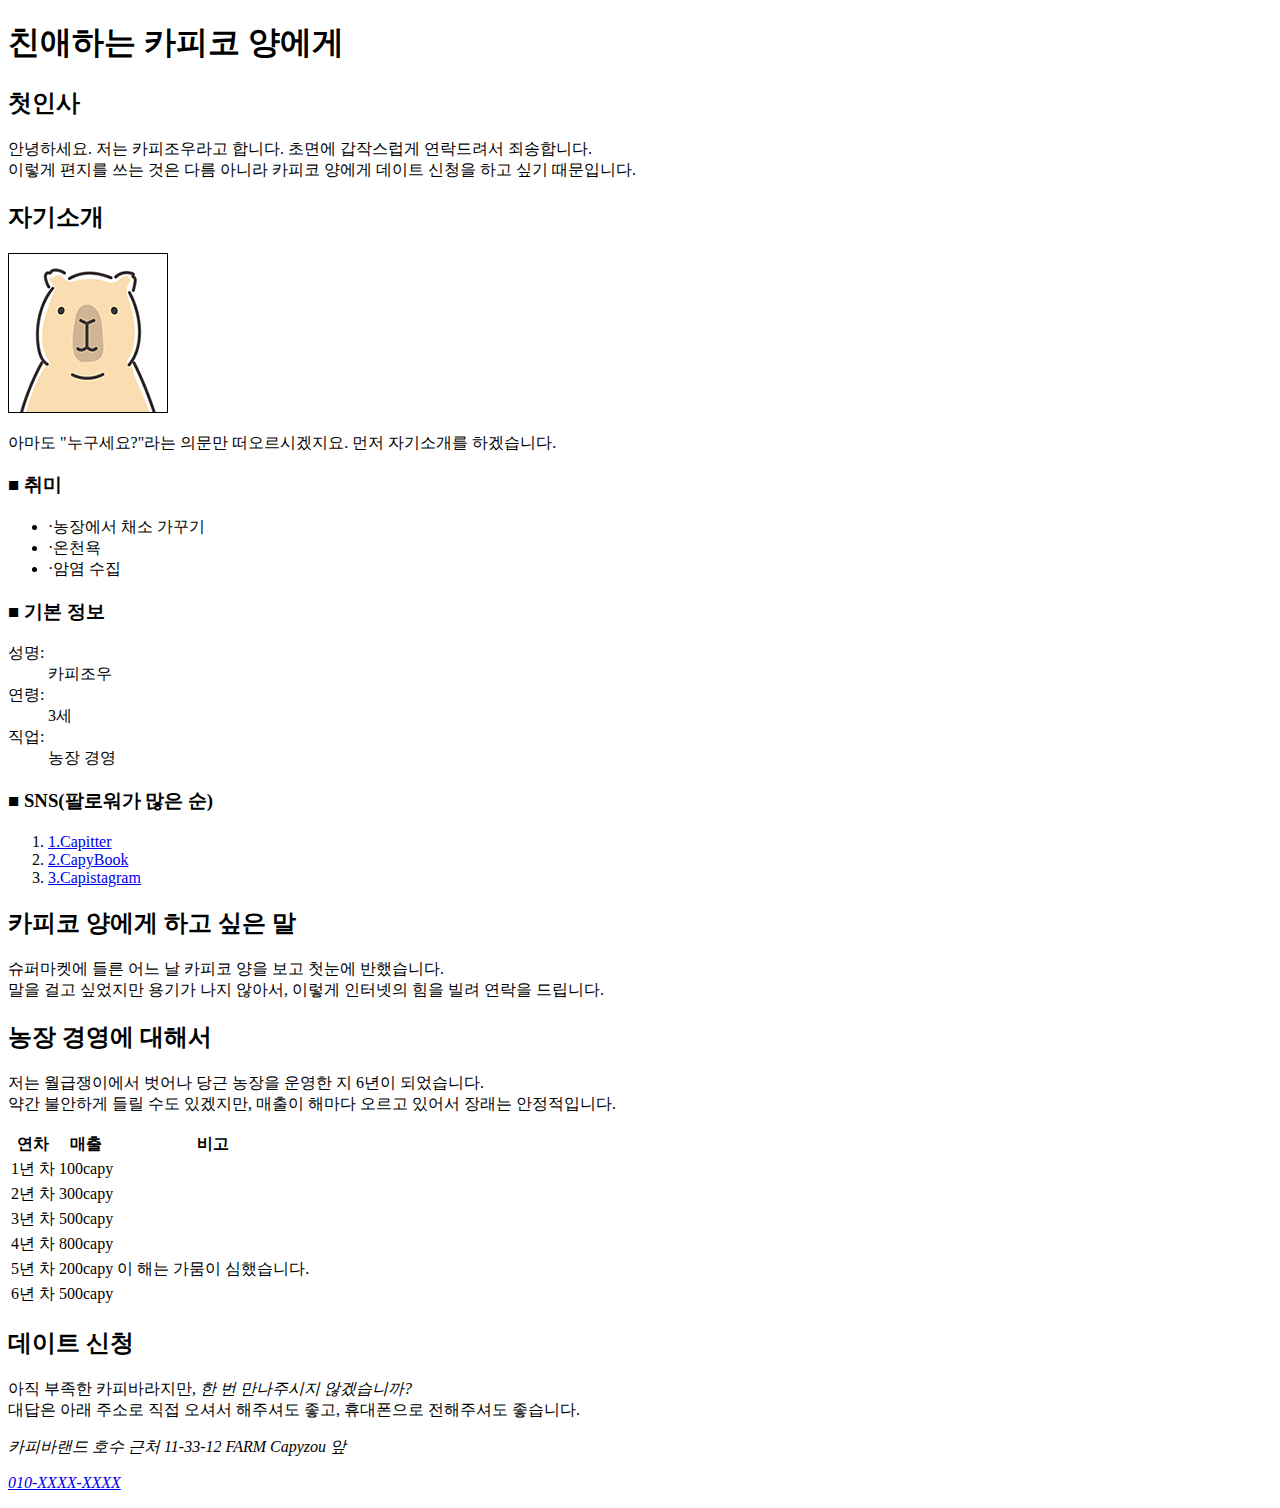
<file: 02장/완성/index.html>
<!DOCTYPE html>
<html lang="ko">
<head>
<meta charset="UTF-8">
<title>카피코 양에게 보내는 편지</title>
</head>
<body>
<h1>친애하는 카피코 양에게</h1>
<h2>첫인사</h2>
<p>안녕하세요. 저는 카피조우라고 합니다. 초면에 갑작스럽게 연락드려서 죄송합니다.<br>
이렇게 편지를 쓰는 것은 다름 아니라 카피코 양에게 데이트 신청을 하고 싶기 때문입니다.</p>
<h2>자기소개</h2>
<img src="capyzou.png" alt="카피조우 증명사진">
<p>아마도 "누구세요?"라는 의문만 떠오르시겠지요. 먼저 자기소개를 하겠습니다.</p>
<h3>■ 취미</h3>
<ul>
<li>·농장에서 채소 가꾸기</li>
<li>·온천욕</li>
<li>·암염 수집</li>
</ul>
<h3>■ 기본 정보 </h3>
<dl>
<dt>성명: </dt><dd>카피조우</dd>
<dt>연령: </dt><dd>3세</dd>
<dt>직업: </dt><dd>농장 경영</dd>
</dl>
<h3>■ SNS(팔로워가 많은 순)</h3>
<ol>
<li><a href="#">1.Capitter</a></li>
<li><a href="#">2.CapyBook</a></li>
<li><a href="#">3.Capistagram</a></li>
</ol>
<h2>카피코 양에게 하고 싶은 말</h2>
<p>슈퍼마켓에 들른 어느 날 카피코 양을 보고 첫눈에 반했습니다.<br>
말을 걸고 싶었지만 용기가 나지 않아서, 이렇게 인터넷의 힘을 빌려 연락을 드립니다.</p>
<h2>농장 경영에 대해서</h2>
<p>저는 월급쟁이에서 벗어나 당근 농장을 운영한 지 6년이 되었습니다.<br>
약간 불안하게 들릴 수도 있겠지만, 매출이 해마다 오르고 있어서 장래는 안정적입니다.</p>
<table>
<thead>
<tr><th>연차</th><th>매출</th><th>비고</th></tr>
</thead>
<tbody>
<tr><td>1년 차</td><td>100capy</td><td></td></tr>
<tr><td>2년 차</td><td>300capy</td><td></td></tr>
<tr><td>3년 차</td><td>500capy</td><td></td></tr>
<tr><td>4년 차</td><td>800capy</td><td></td></tr>
<tr><td>5년 차</td><td>200capy</td><td>이 해는 가뭄이 심했습니다.</td></tr>
<tr><td>6년 차</td><td>500capy</td><td></td></tr>
</tbody>
</table>
<h2>데이트 신청</h2>
<p>아직 부족한 카피바라지만, <em>한 번 만나주시지 않겠습니까?</em><br>
대답은 아래 주소로 직접 오셔서 해주셔도 좋고, 휴대폰으로 전해주셔도 좋습니다.</p>
<address>
<p>카피바랜드 호수 근처 11-33-12 FARM Capyzou 앞</p>
<p><a href="tel:010-XXXX-XXXX">010-XXXX-XXXX</a></p>
</address>
</body>
</html>
</file>
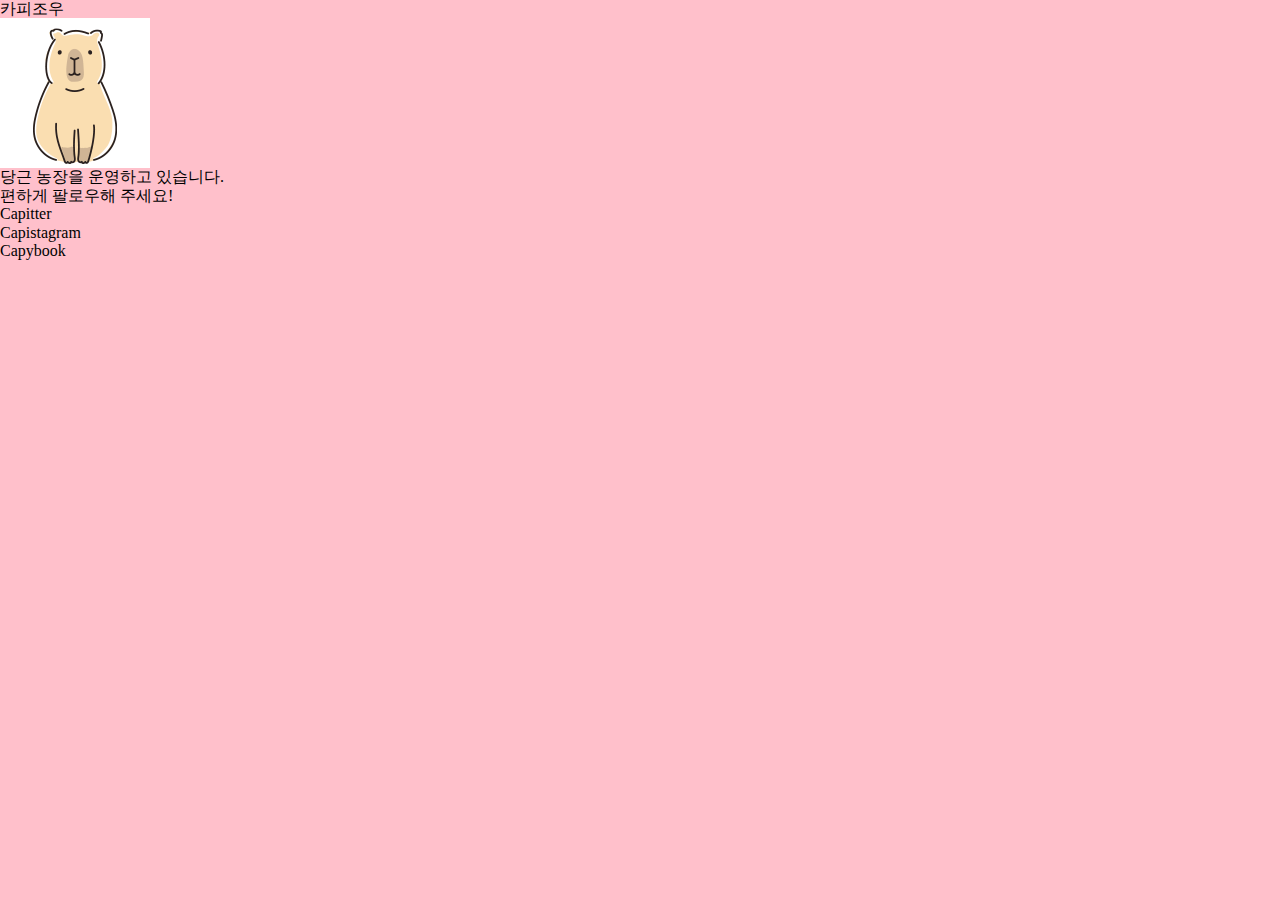
<file: 03장/완성/index.html>
<!DOCTYPE html>
<html lang="ko">
  <head>
    <meta charset="UTF-8">
    <link rel="stylesheet" href="css/reset.css">
    <link rel="stylesheet" href="css/style.css">
    <title>카피조우 소개</title>
  </head>
  <body>
    <h1>카피조우</h1>
    <p>
      <img src="capyzou.png" alt="카피조우 증명사진">
    </p>
    <p>
      당근 농장을 운영하고 있습니다.<br>
      편하게 팔로우해 주세요!
    </p>
    <ul>
      <li><a href="#">Capitter</a></li>
      <li><a href="#">Capistagram</a></li>
      <li><a href="#">Capybook</a></li>
    </ul>
  </body>
</html>
</file>
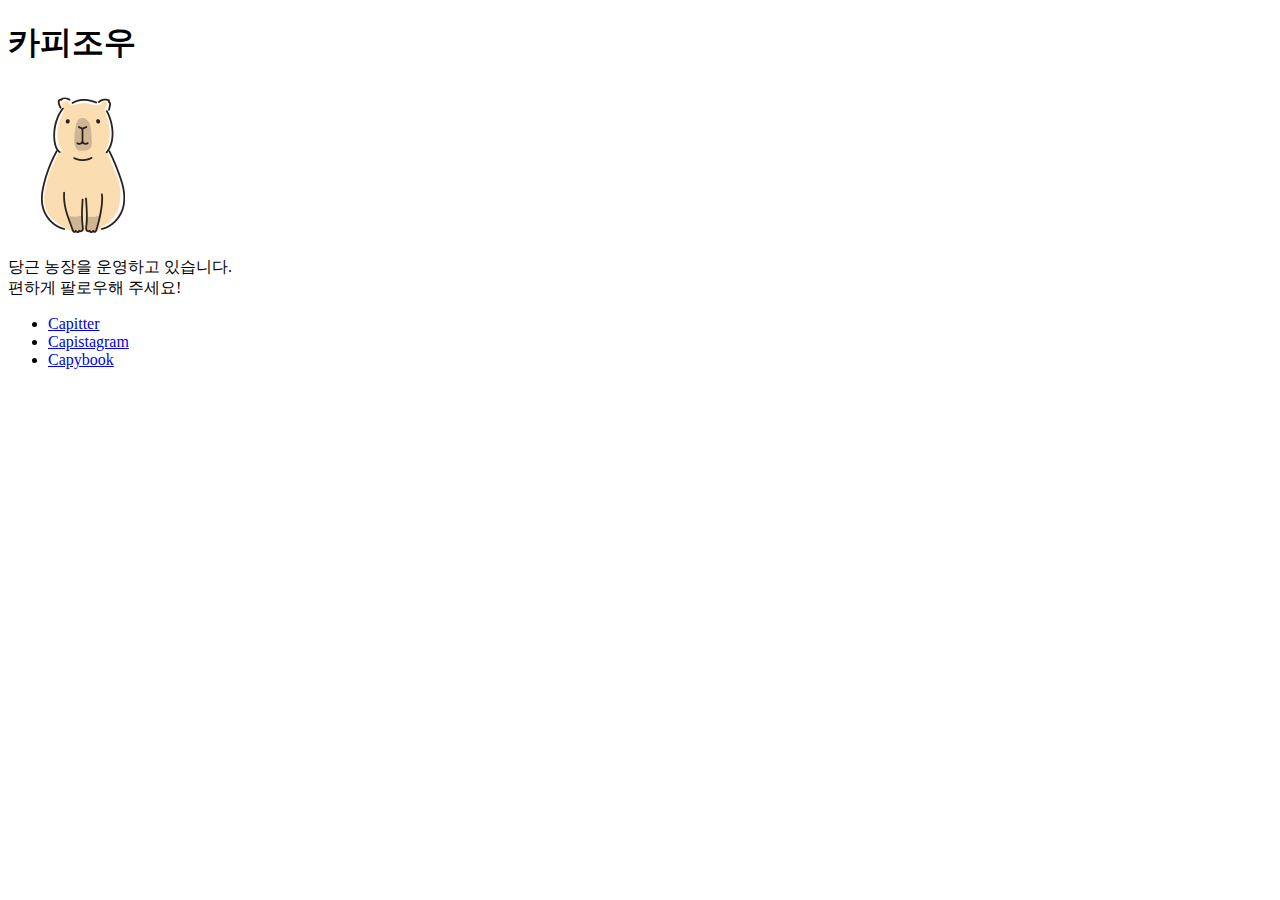
<file: 03장/작업/index.html>
<!DOCTYPE html>
<html lang="ko">
  <head>
    <meta charset="UTF-8">
    <title>카피조우 소개</title>
  </head>
  <body>
    <h1>카피조우</h1>
    <p>
      <img src="capyzou.png" alt="카피조우 증명사진">
    </p>
    <p>
      당근 농장을 운영하고 있습니다.<br>
      편하게 팔로우해 주세요!
    </p>
    <ul>
      <li><a href="#">Capitter</a></li>
      <li><a href="#">Capistagram</a></li>
      <li><a href="#">Capybook</a></li>
    </ul>
  </body>
</html>
</file>
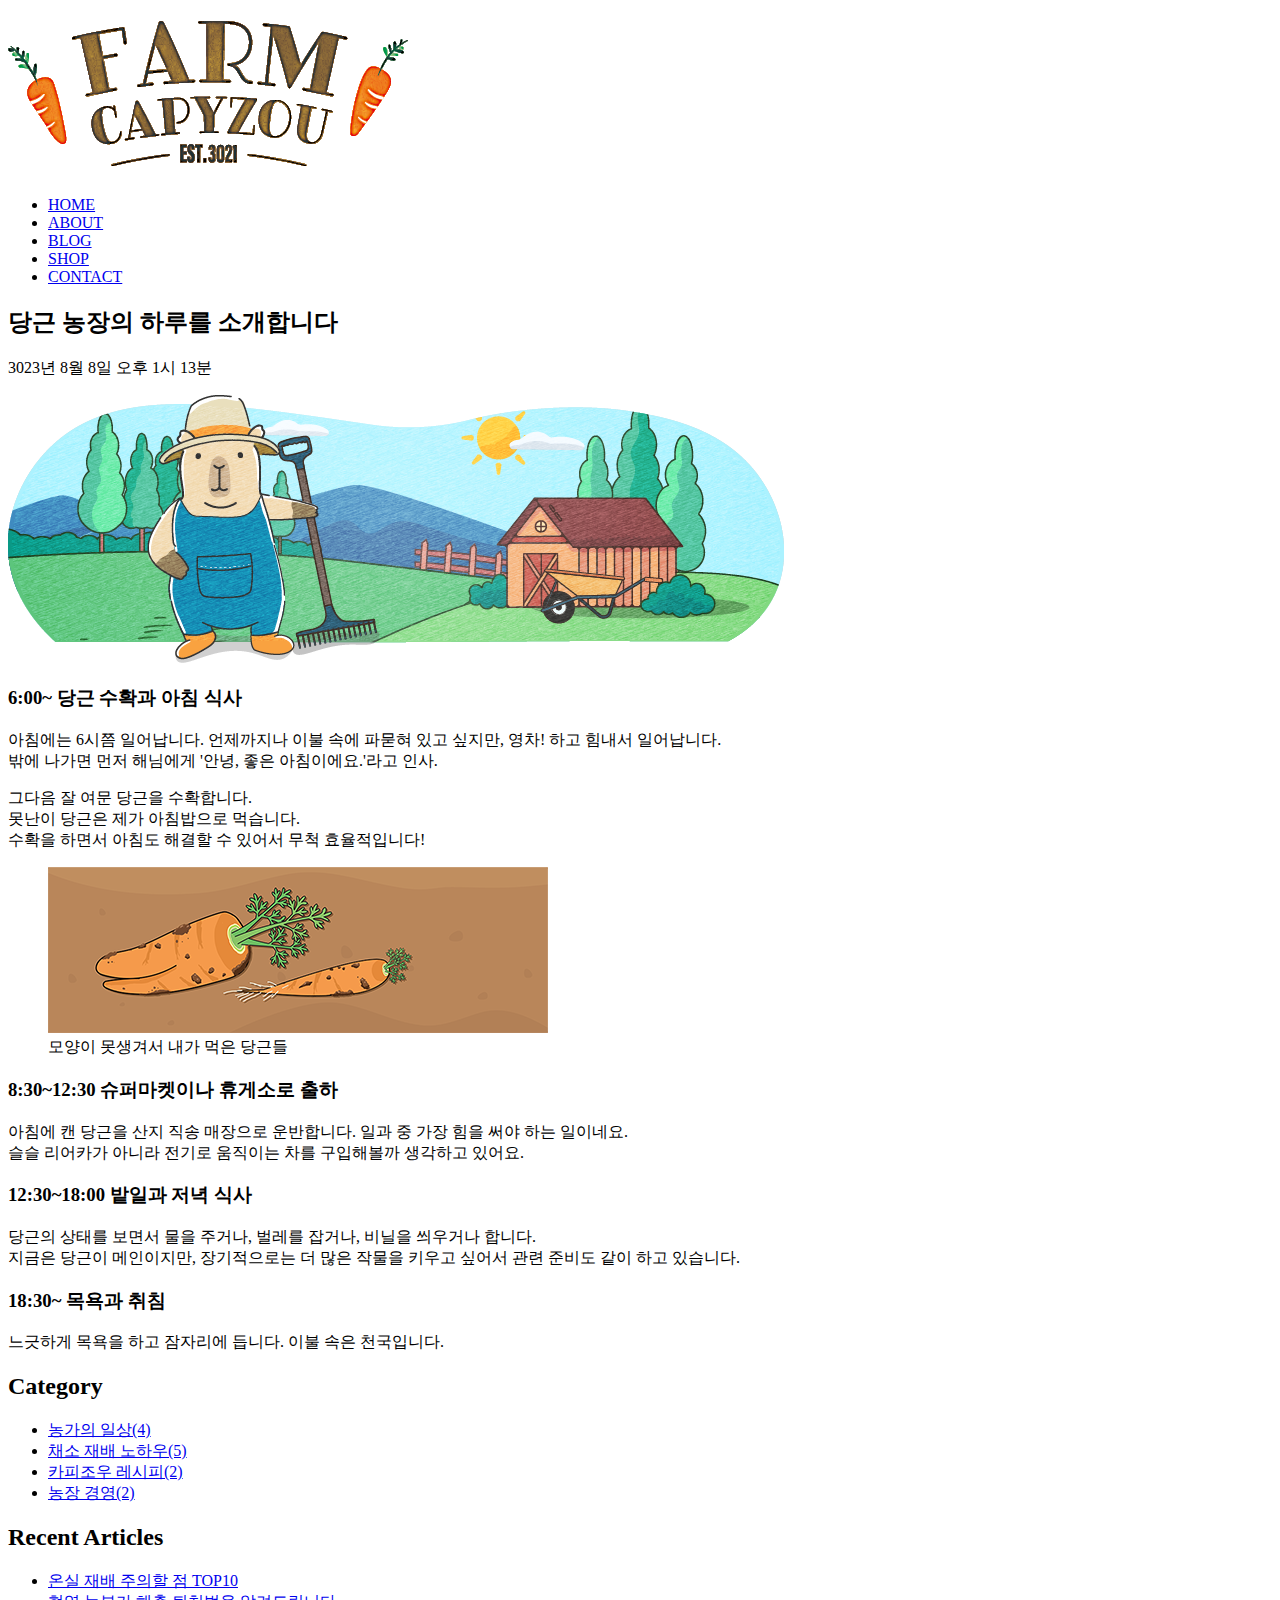
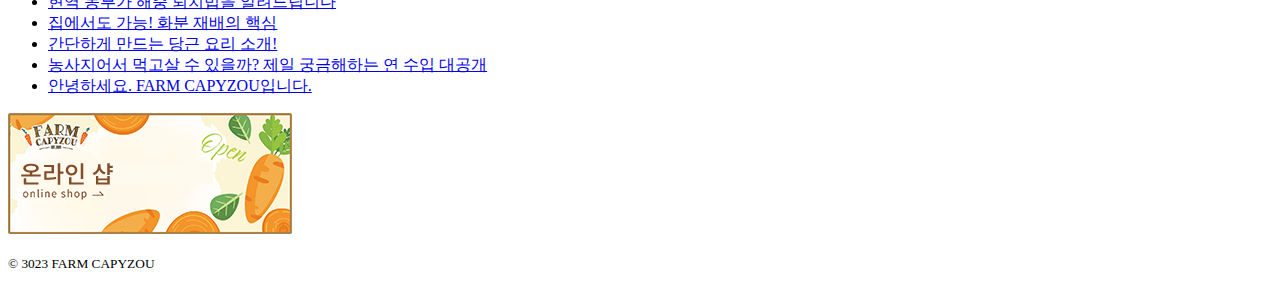
<file: 05장/완성/index.html>
<!DOCTYPE html>
<html lang="ko">
  <head>
    <meta charset="UTF-8">
    <title>FARM CAPYZOU</title>
  </head>
  <body>
    <header>
      <h1><img src="images/logo.png" alt="FARM CAPYZOU"></h1>
      <nav>
        <ul>
          <li><a href="#">HOME</a></li>
          <li><a href="#">ABOUT</a></li>
          <li><a href="#">BLOG</a></li>
          <li><a href="#">SHOP</a></li>
          <li><a href="#">CONTACT</a></li>
        </ul>
      </nav>
    </header>
    <main>
      <article>
        <h2>당근 농장의 하루를 소개합니다</h2>
        <p>
          <time datetime="3023-08-08T13:13">
            3023년 8월 8일 오후 1시 13분
          </time>
        </p>
        <p>
          <img src="images/eyecatch.png" alt="농원에 있는 카피조우 그림">
        </p>
        <section>
          <h3>6:00~ 당근 수확과 아침 식사</h3>
          <p>아침에는 6시쯤 일어납니다. 언제까지나 이불 속에 파묻혀 있고 싶지만, 영차! 하고 힘내서 일어납니다.<br>밖에 나가면 먼저 해님에게 '안녕, 좋은 아침이에요.'라고 인사.</p>
          <p>
            그다음 잘 여문 당근을 수확합니다.<br>
            못난이 당근은 제가 아침밥으로 먹습니다.<br>
            수확을 하면서 아침도 해결할 수 있어서 무척 효율적입니다!<br>
          </p>
          <figure>
            <img src="images/carrots.png" alt="못난이 당근 그림">
            <figcaption>모양이 못생겨서 내가 먹은 당근들</figcaption>
          </figure>
        </section>
        <section>
          <h3>8:30~12:30 슈퍼마켓이나 휴게소로 출하</h3>
          <p>아침에 캔 당근을 산지 직송 매장으로 운반합니다. 일과 중 가장 힘을 써야 하는 일이네요.<br>슬슬 리어카가 아니라 전기로 움직이는 차를 구입해볼까 생각하고 있어요.</p>
        </section>
        <section>
          <h3>12:30~18:00 밭일과 저녁 식사</h3>
          <p>당근의 상태를 보면서 물을 주거나, 벌레를 잡거나, 비닐을 씌우거나 합니다.<br>지금은 당근이 메인이지만, 장기적으로는 더 많은 작물을 키우고 싶어서 관련 준비도 같이 하고 있습니다.</p>
        </section>
        <section>
          <h3>18:30~ 목욕과 취침</h3>
          <p>느긋하게 목욕을 하고 잠자리에 듭니다. 이불 속은 천국입니다.</p>
        </section>
      </article>
    </main>
    <aside>
      <nav>
        <h2>Category</h2>
        <ul>
          <li><a href="#">농가의 일상(4)</a></li>
          <li><a href="#">채소 재배 노하우(5)</a></li>
          <li><a href="#">카피조우 레시피(2)</a></li>
          <li><a href="#">농장 경영(2)</a></li>
        </ul>
      </nav>
      <nav>
        <h2>Recent Articles</h2>
        <ul>
          <li><a href="#">온실 재배 주의할 점 TOP10</a></li>
          <li><a href="#">현역 농부가 해충 퇴치법을 알려드립니다</a></li>
          <li><a href="#">집에서도 가능! 화분 재배의 핵심</a></li>
          <li><a href="#">간단하게 만드는 당근 요리 소개!</a></li>
          <li><a href="#">농사지어서 먹고살 수 있을까? 제일 궁금해하는 연 수입 대공개</a></li>
          <li><a href="#">안녕하세요. FARM CAPYZOU입니다.</a></li>
        </ul>
      </nav>
      <p>
        <a href="#"><img src="images/side_banner.png" alt="온라인 샵 배너"></a>
      </p>
    </aside>
    <footer>
      <p><small>© 3023 FARM CAPYZOU</small></p>
    </footer>
  </body>
</html>
</file>
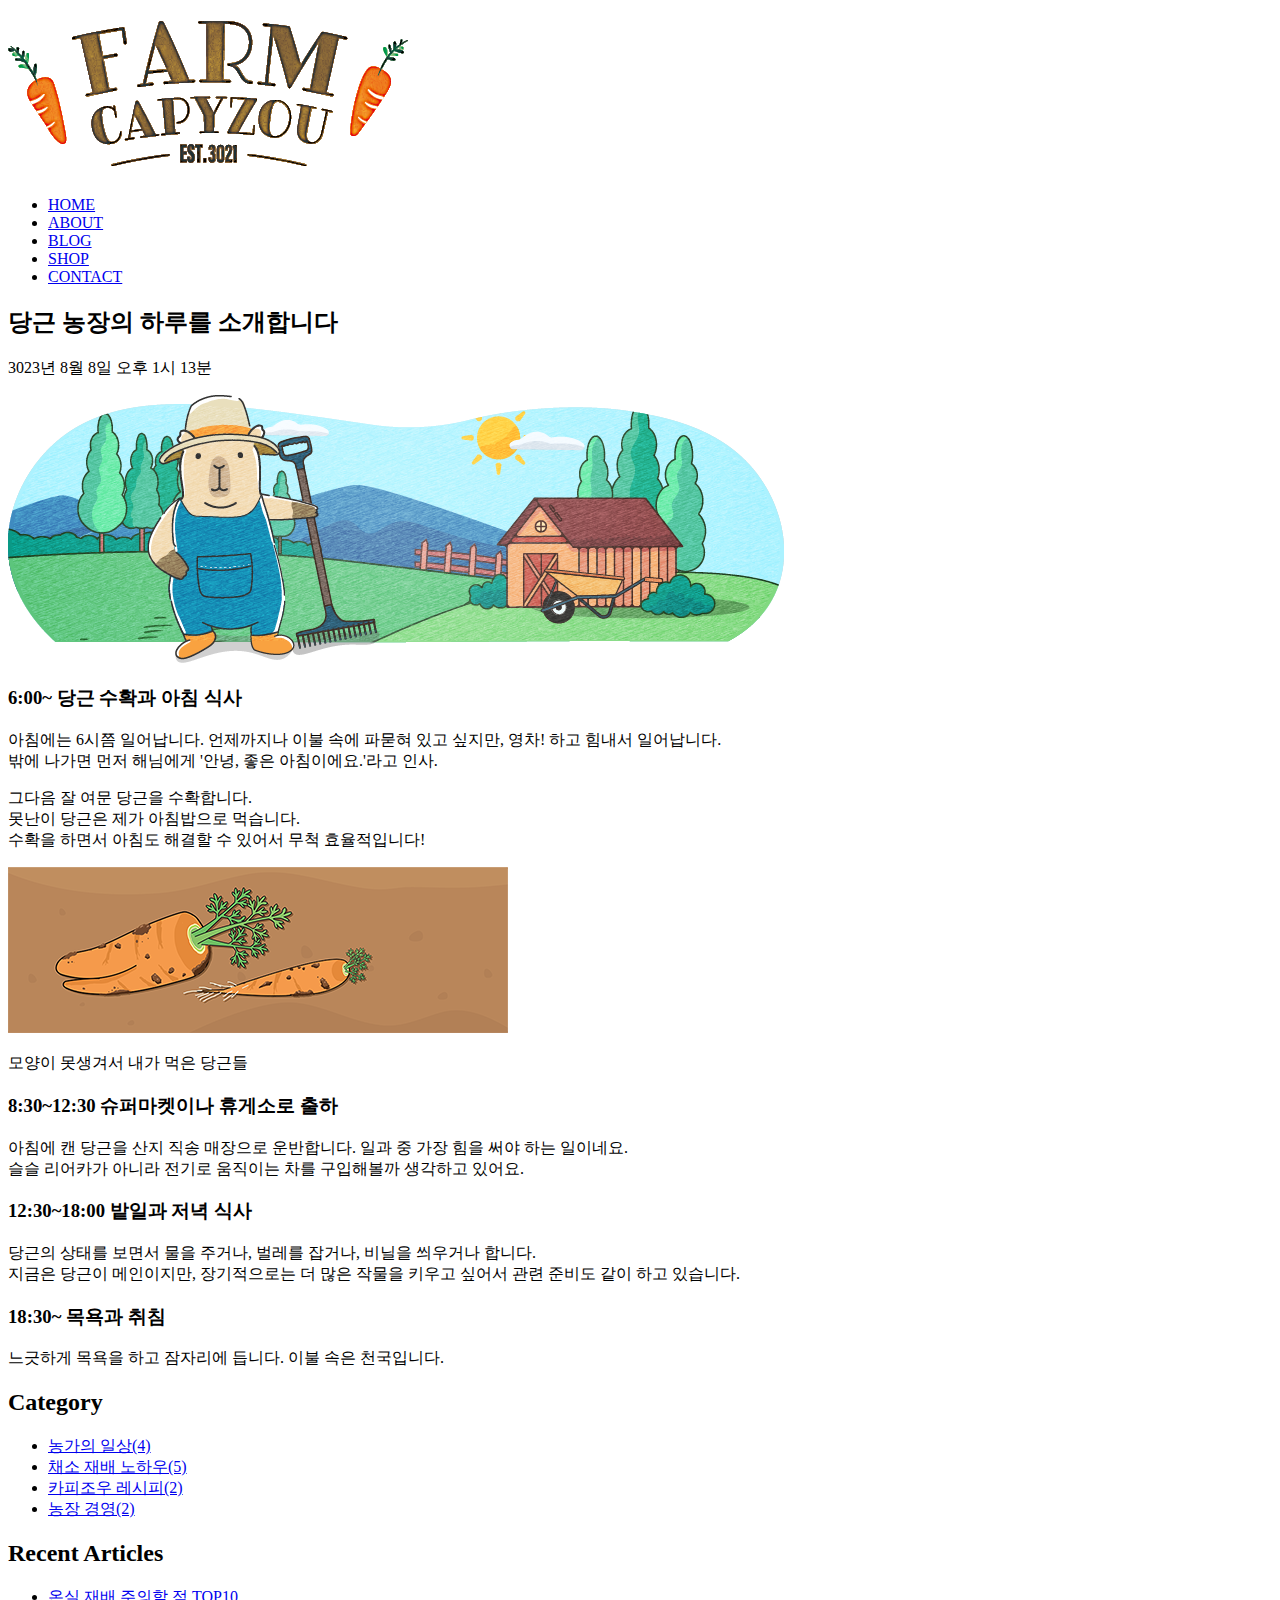
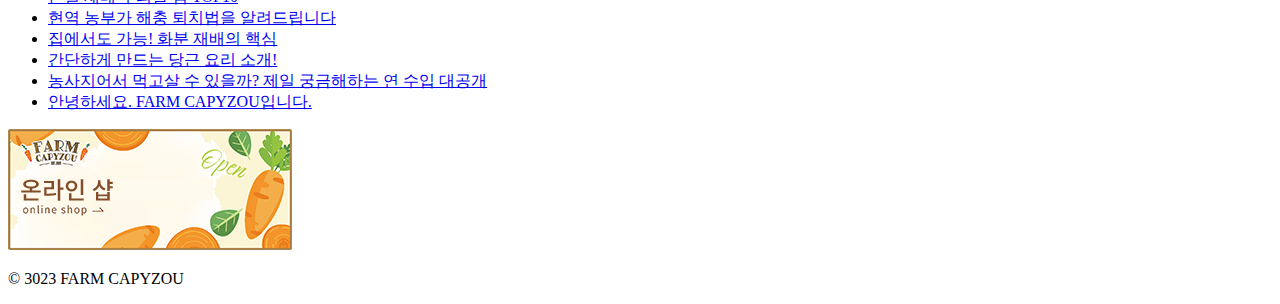
<file: 05장/작업/index.html>
<!DOCTYPE html>
<html lang="ko">
  <head>
    <meta charset="UTF-8">
    <title>FARM CAPYZOU</title>
  </head>
  <body>
    <h1><img src="images/logo.png" alt="FARM CAPYZOU"></h1>
    <ul>
      <li><a href="#">HOME</a></li>
      <li><a href="#">ABOUT</a></li>
      <li><a href="#">BLOG</a></li>
      <li><a href="#">SHOP</a></li>
      <li><a href="#">CONTACT</a></li>
    </ul>
    <h2>당근 농장의 하루를 소개합니다</h2>
    <p>3023년 8월 8일 오후 1시 13분</p>
    <p>
      <img src="images/eyecatch.png" alt="농원에 있는 카피조우 그림">
    </p>
    <h3>6:00~ 당근 수확과 아침 식사</h3>
    <p>아침에는 6시쯤 일어납니다. 언제까지나 이불 속에 파묻혀 있고 싶지만, 영차! 하고 힘내서 일어납니다.<br>밖에 나가면 먼저 해님에게 '안녕, 좋은 아침이에요.'라고 인사.</p>
    <p>
      그다음 잘 여문 당근을 수확합니다.<br>
      못난이 당근은 제가 아침밥으로 먹습니다.<br>
      수확을 하면서 아침도 해결할 수 있어서 무척 효율적입니다!<br>
    </p>
    <p>
      <img src="images/carrots.png" alt="못난이 당근 그림">
    </p>
    <p>모양이 못생겨서 내가 먹은 당근들</p>
    <h3>8:30~12:30 슈퍼마켓이나 휴게소로 출하</h3>
    <p>아침에 캔 당근을 산지 직송 매장으로 운반합니다. 일과 중 가장 힘을 써야 하는 일이네요.<br>슬슬 리어카가 아니라 전기로 움직이는 차를 구입해볼까 생각하고 있어요.</p>
    <h3>12:30~18:00 밭일과 저녁 식사</h3>
    <p>당근의 상태를 보면서 물을 주거나, 벌레를 잡거나, 비닐을 씌우거나 합니다.<br>지금은 당근이 메인이지만, 장기적으로는 더 많은 작물을 키우고 싶어서 관련 준비도 같이 하고 있습니다.</p>
    <h3>18:30~ 목욕과 취침</h3>
    <p>느긋하게 목욕을 하고 잠자리에 듭니다. 이불 속은 천국입니다.</p>
    <h2>Category</h2>
    <ul>
      <li><a href="#">농가의 일상(4)</a></li>
      <li><a href="#">채소 재배 노하우(5)</a></li>
      <li><a href="#">카피조우 레시피(2)</a></li>
      <li><a href="#">농장 경영(2)</a></li>
    </ul>
    <h2>Recent Articles</h2>
    <ul>
      <li><a href="#">온실 재배 주의할 점 TOP10</a></li>
      <li><a href="#">현역 농부가 해충 퇴치법을 알려드립니다</a></li>
      <li><a href="#">집에서도 가능! 화분 재배의 핵심</a></li>
      <li><a href="#">간단하게 만드는 당근 요리 소개!</a></li>
      <li><a href="#">농사지어서 먹고살 수 있을까? 제일 궁금해하는 연 수입 대공개</a></li>
      <li><a href="#">안녕하세요. FARM CAPYZOU입니다.</a></li>
    </ul>
    <p>
      <a href="#"><img src="images/side_banner.png" alt="온라인 샵 배너"></a>
    </p>
    <p>© 3023 FARM CAPYZOU</p>
  </body>
</html>
</file>
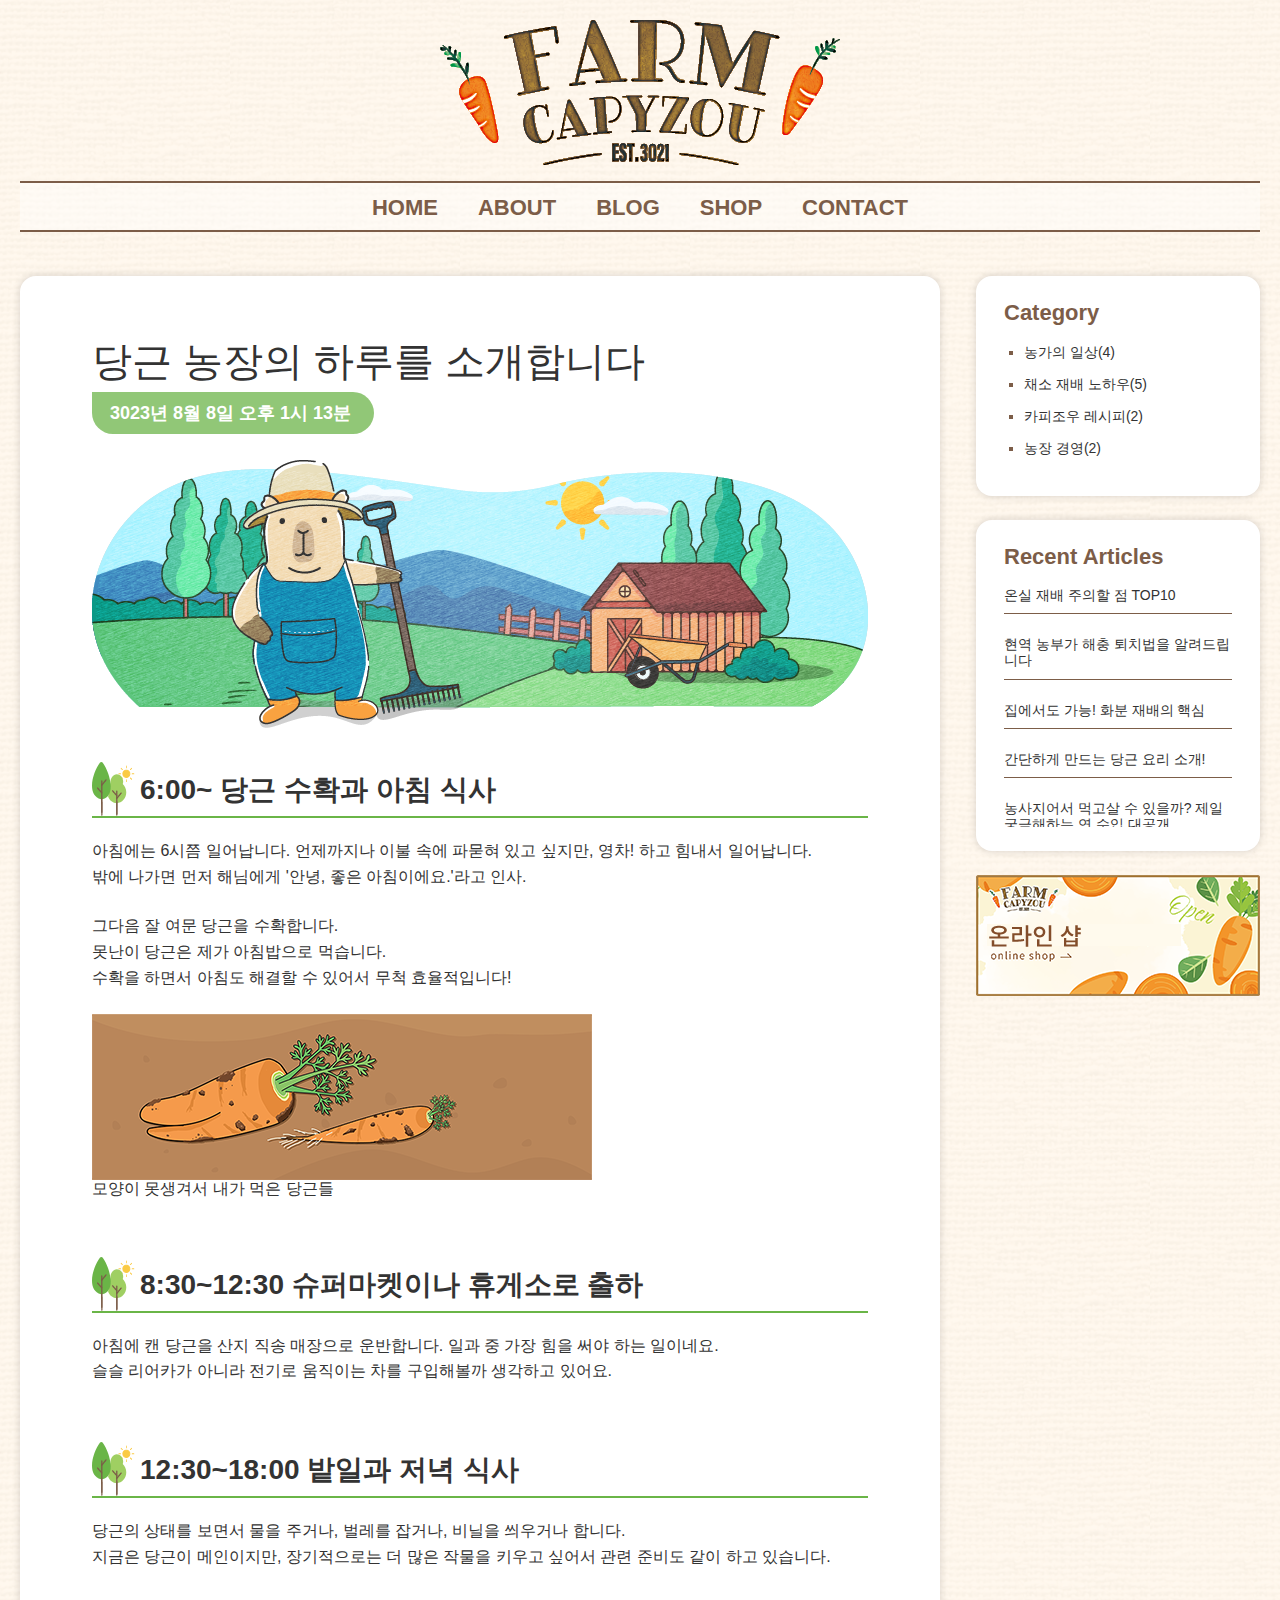
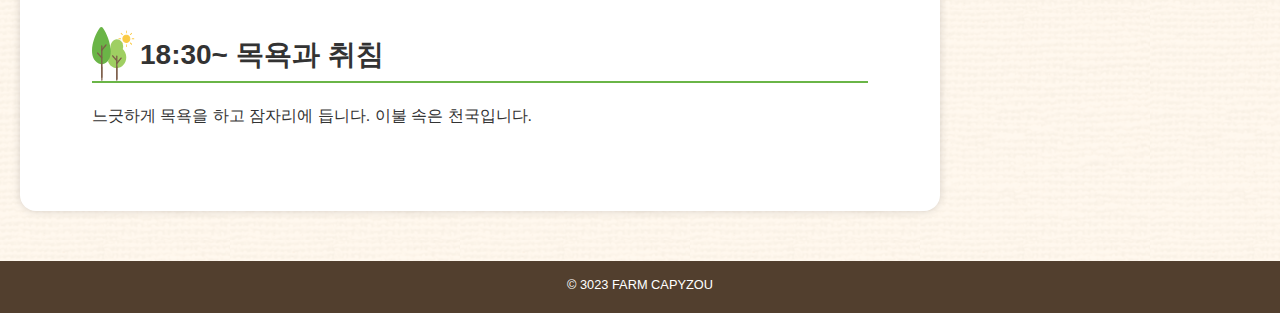
<file: 06장/완성/index.html>
<!DOCTYPE html>
<html lang="ko">
  <head>
    <meta charset="UTF-8">
    <link rel="stylesheet" href="css/reset.css">
    <link rel="stylesheet" href="css/style.css">
    <title>FARM CAPYZOU</title>
  </head>
  <body>
    <header>
      <h1><img src="images/logo.png" alt="FARM CAPYZOU"></h1>
      <nav>
        <ul>
          <li><a href="#">HOME</a></li>
          <li><a href="#">ABOUT</a></li>
          <li><a href="#">BLOG</a></li>
          <li><a href="#">SHOP</a></li>
          <li><a href="#">CONTACT</a></li>
        </ul>
      </nav>
    </header>
    <div>
      <main>
        <article>
          <h2>당근 농장의 하루를 소개합니다</h2>
          <p class="postdate">
            <time datetime="3023-08-08T13:13">
              3023년 8월 8일 오후 1시 13분
            </time>
          </p>
          <p class="eyecatch">
            <img src="images/eyecatch.png" alt="농원에 있는 카피조우 그림">
          </p>
          <section>
            <h3>6:00~ 당근 수확과 아침 식사</h3>
            <p>아침에는 6시쯤 일어납니다. 언제까지나 이불 속에 파묻혀 있고 싶지만, 영차! 하고 힘내서 일어납니다.<br>밖에 나가면 먼저 해님에게 '안녕, 좋은 아침이에요.'라고 인사.</p>
            <p>
              그다음 잘 여문 당근을 수확합니다.<br>
              못난이 당근은 제가 아침밥으로 먹습니다.<br>
              수확을 하면서 아침도 해결할 수 있어서 무척 효율적입니다!<br>
            </p>
            <figure>
              <img src="images/carrots.png" alt="못난이 당근 그림">
              <figcaption>모양이 못생겨서 내가 먹은 당근들</figcaption>
            </figure>
          </section>
          <section>
            <h3>8:30~12:30 슈퍼마켓이나 휴게소로 출하</h3>
            <p>아침에 캔 당근을 산지 직송 매장으로 운반합니다. 일과 중 가장 힘을 써야 하는 일이네요. <br>슬슬 리어카가 아니라 전기로 움직이는 차를 구입해볼까 생각하고 있어요.</p>
          </section>
          <section>
            <h3>12:30~18:00 밭일과 저녁 식사</h3>
            <p>당근의 상태를 보면서 물을 주거나, 벌레를 잡거나, 비닐을 씌우거나 합니다.<br>지금은 당근이 메인이지만, 장기적으로는 더 많은 작물을 키우고 싶어서 관련 준비도 같이 하고 있습니다.</p>
          </section>
          <section>
            <h3>18:30~ 목욕과 취침</h3>
            <p>느긋하게 목욕을 하고 잠자리에 듭니다. 이불 속은 천국입니다.</p>
          </section>
        </article>
      </main>
      <aside>
        <nav class="categoryNav">
          <h2>Category</h2>
          <ul>
            <li><a href="#">농가의 일상(4)</a></li>
            <li><a href="#">채소 재배 노하우(5)</a></li>
            <li><a href="#">카피조우 레시피(2)</a></li>
            <li><a href="#">농장 경영(2)</a></li>
          </ul>
        </nav>
        <nav class="recentNav">
          <h2>Recent Articles</h2>
          <ul>
            <li><a href="#">온실 재배 주의할 점 TOP10</a></li>
            <li><a href="#">현역 농부가 해충 퇴치법을 알려드립니다</a></li>
            <li><a href="#">집에서도 가능! 화분 재배의 핵심</a></li>
            <li><a href="#">간단하게 만드는 당근 요리 소개!</a></li>
            <li><a href="#">농사지어서 먹고살 수 있을까? 제일 궁금해하는 연 수입 대공개</a></li>
            <li><a href="#">안녕하세요. FARM CAPYZOU입니다.</a></li>
          </ul>
        </nav>
        <p>
          <a href="#"><img src="images/side_banner.png" alt="온라인 샵 배너"></a>
        </p>
      </aside>
    </div>
    <footer>
      <p><small>© 3023 FARM CAPYZOU</small></p>
    </footer>
  </body>
</html>
</file>
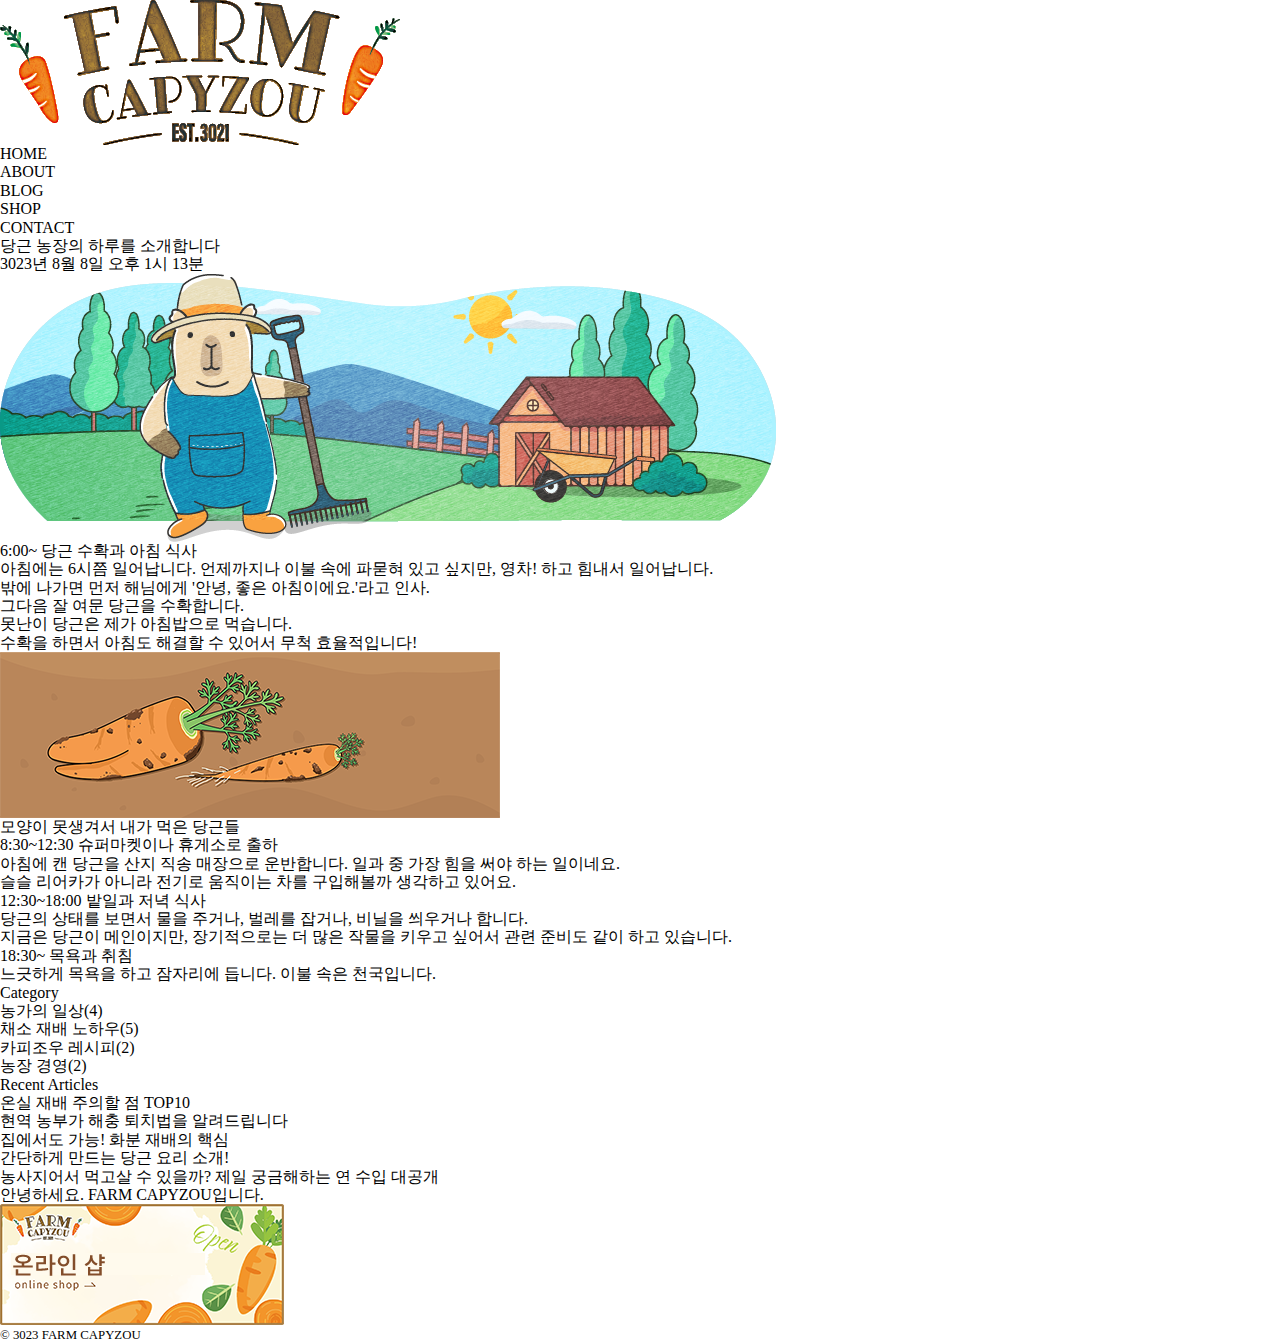
<file: 06장/작업/index.html>
<!DOCTYPE html>
<html lang="ko">
  <head>
    <meta charset="UTF-8">
    <link rel="stylesheet" href="css/reset.css">
    <link rel="stylesheet" href="css/style.css">
    <title>FARM CAPYZOU</title>
  </head>
  <body>
    <header>
      <h1><img src="images/logo.png" alt="FARM CAPYZOU"></h1>
      <nav>
        <ul>
          <li><a href="#">HOME</a></li>
          <li><a href="#">ABOUT</a></li>
          <li><a href="#">BLOG</a></li>
          <li><a href="#">SHOP</a></li>
          <li><a href="#">CONTACT</a></li>
        </ul>
      </nav>
    </header>
    <main>
      <article>
        <h2>당근 농장의 하루를 소개합니다</h2>
        <p>
          <time datetime="3023-08-08T13:13">
            3023년 8월 8일 오후 1시 13분
          </time>
        </p>
        <p>
          <img src="images/eyecatch.png" alt="농원에 있는 카피조우 그림">
        </p>
        <section>
          <h3>6:00~ 당근 수확과 아침 식사</h3>
          <p>아침에는 6시쯤 일어납니다. 언제까지나 이불 속에 파묻혀 있고 싶지만, 영차! 하고 힘내서 일어납니다.<br>밖에 나가면 먼저 해님에게 '안녕, 좋은 아침이에요.'라고 인사.</p>
          <p>
            그다음 잘 여문 당근을 수확합니다.<br>
            못난이 당근은 제가 아침밥으로 먹습니다.<br>
            수확을 하면서 아침도 해결할 수 있어서 무척 효율적입니다!<br>
          </p>
          <figure>
            <img src="images/carrots.png" alt="못난이 당근 그림">
            <figcaption>모양이 못생겨서 내가 먹은 당근들</figcaption>
          </figure>
        </section>
        <section>
          <h3>8:30~12:30 슈퍼마켓이나 휴게소로 출하</h3>
          <p>아침에 캔 당근을 산지 직송 매장으로 운반합니다. 일과 중 가장 힘을 써야 하는 일이네요.<br>슬슬 리어카가 아니라 전기로 움직이는 차를 구입해볼까 생각하고 있어요.</p>
        </section>
        <section>
          <h3>12:30~18:00 밭일과 저녁 식사</h3>
          <p>당근의 상태를 보면서 물을 주거나, 벌레를 잡거나, 비닐을 씌우거나 합니다.<br>지금은 당근이 메인이지만, 장기적으로는 더 많은 작물을 키우고 싶어서 관련 준비도 같이 하고 있습니다.</p>
        </section>
        <section>
          <h3>18:30~ 목욕과 취침</h3>
          <p>느긋하게 목욕을 하고 잠자리에 듭니다. 이불 속은 천국입니다.</p>
        </section>
      </article>
    </main>
    <aside>
      <nav>
        <h2>Category</h2>
        <ul>
          <li><a href="#">농가의 일상(4)</a></li>
          <li><a href="#">채소 재배 노하우(5)</a></li>
          <li><a href="#">카피조우 레시피(2)</a></li>
          <li><a href="#">농장 경영(2)</a></li>
        </ul>
      </nav>
      <nav>
        <h2>Recent Articles</h2>
        <ul>
          <li><a href="#">온실 재배 주의할 점 TOP10</a></li>
          <li><a href="#">현역 농부가 해충 퇴치법을 알려드립니다</a></li>
          <li><a href="#">집에서도 가능! 화분 재배의 핵심</a></li>
          <li><a href="#">간단하게 만드는 당근 요리 소개!</a></li>
          <li><a href="#">농사지어서 먹고살 수 있을까? 제일 궁금해하는 연 수입 대공개</a></li>
          <li><a href="#">안녕하세요. FARM CAPYZOU입니다.</a></li>
        </ul>
      </nav>
      <p>
        <a href="#"><img src="images/side_banner.png" alt="온라인 샵 배너"></a>
      </p>
    </aside>
    <footer>
      <p><small>© 3023 FARM CAPYZOU</small></p>
    </footer>
  </body>
</html>
</file>
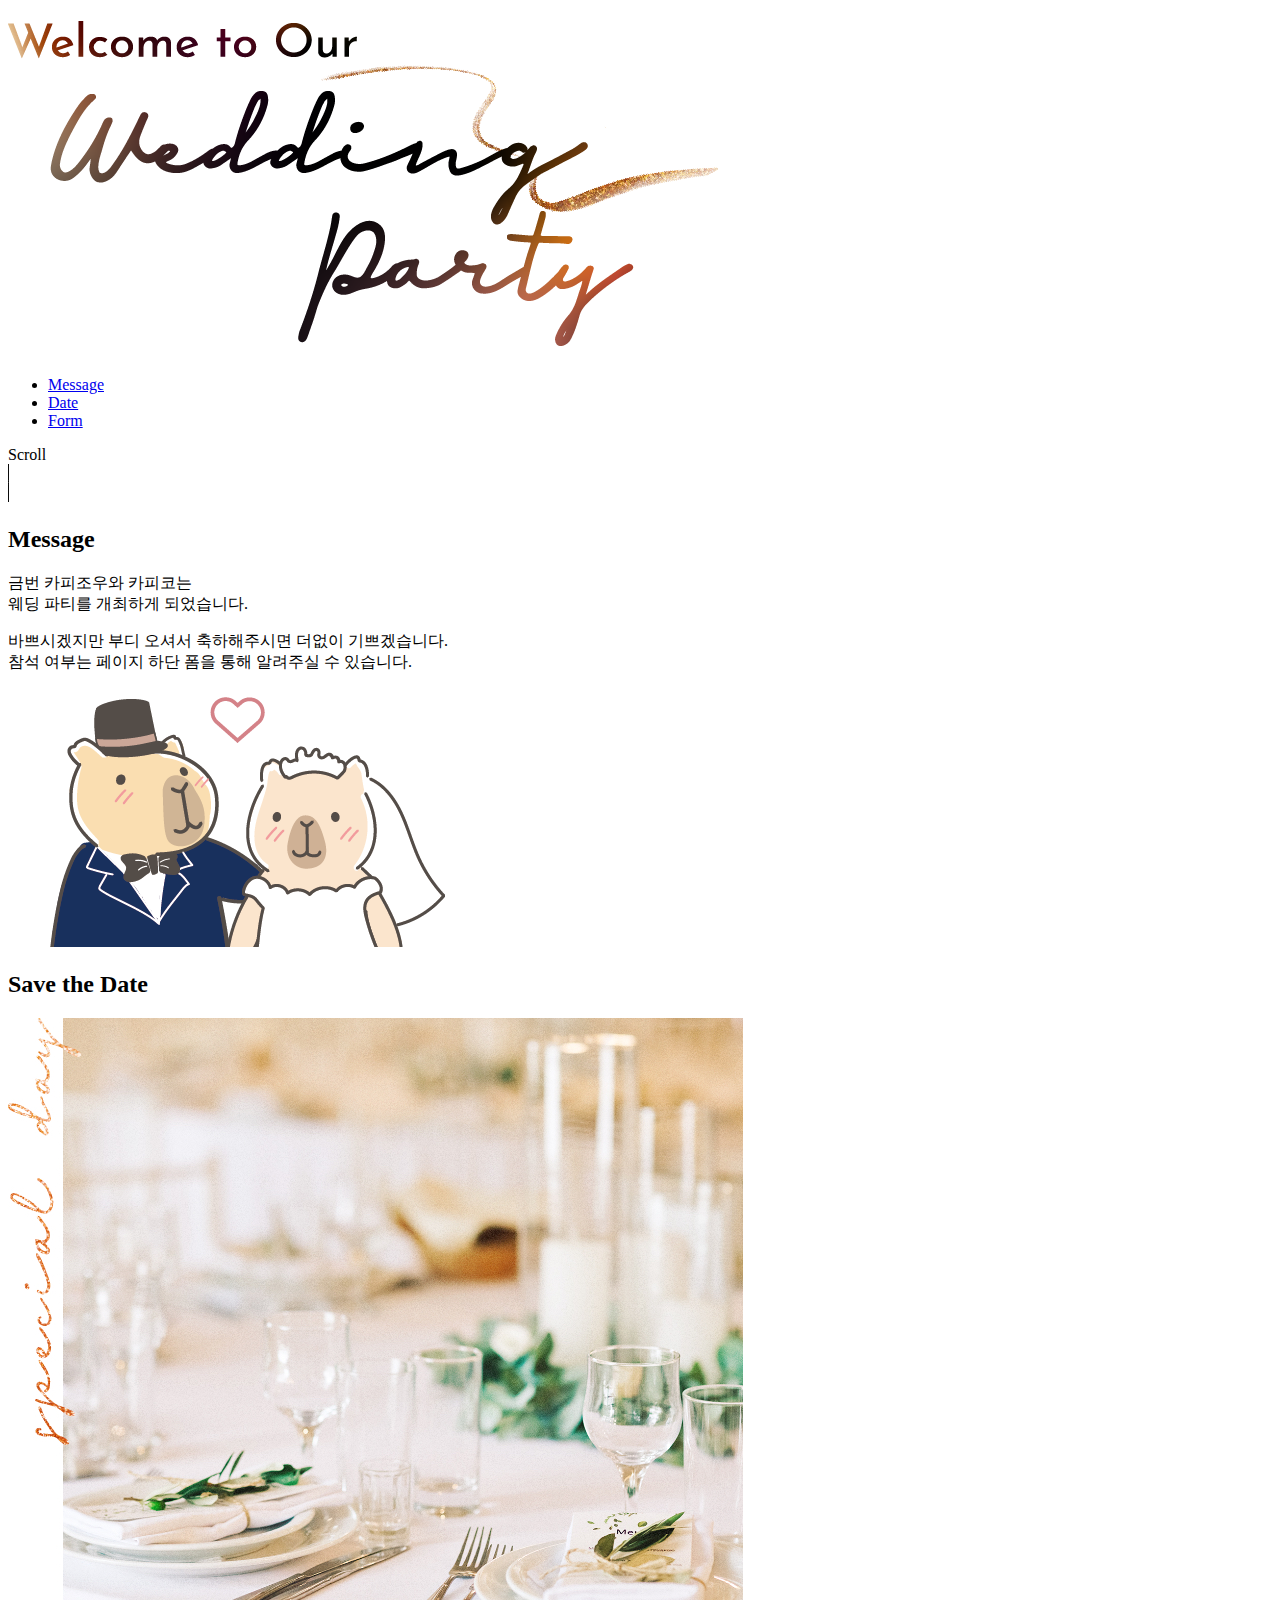
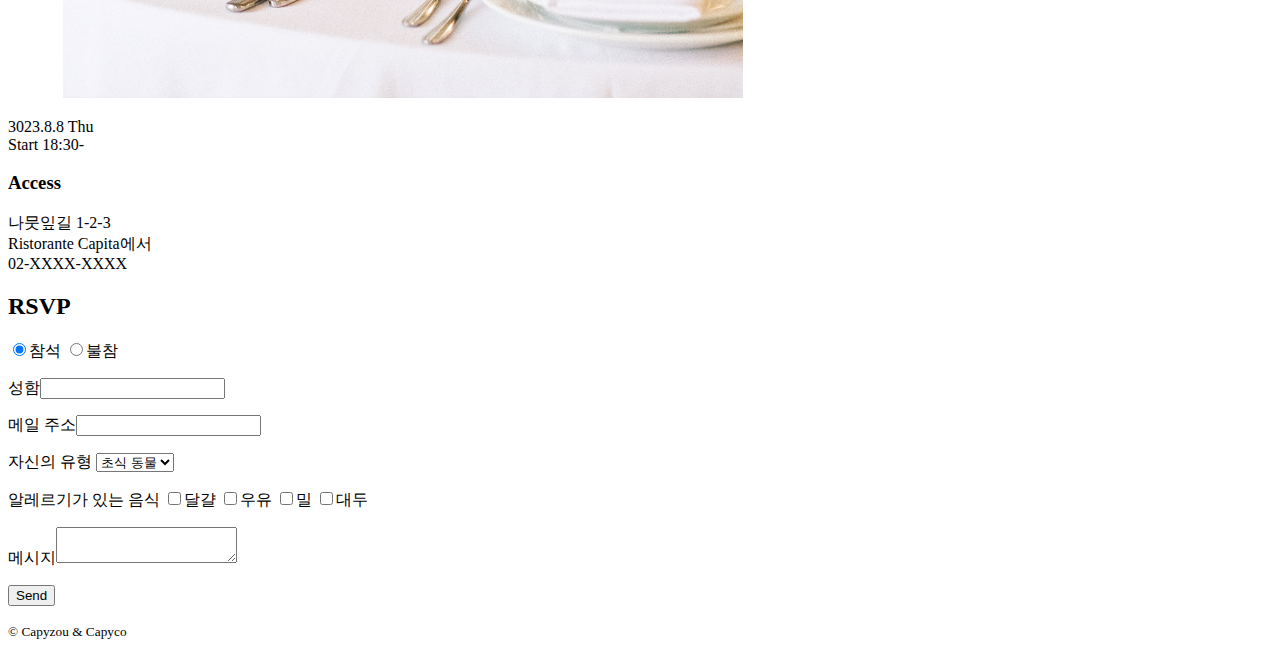
<file: 07장/완성/index.html>
<!DOCTYPE html>
<html lang="ko">
  <head>
    <meta charset="UTF-8">
    <title>Wedding Party Invitation</title>
  </head>
  <body>
    <header>
      <h1>
        <img src="images/hero_text.png" alt="Welcome to Our Wedding Party">
      </h1>
      <nav>
        <ul>
          <li><a href="#msgArea">Message</a></li>
          <li><a href="#dateArea">Date</a></li>
          <li><a href="#formArea">Form</a></li>
        </ul>
      </nav>
      <p>Scroll<br><img src="images/bar.png" alt=""></p>
    </header>
    <main>
      <section id="msgArea">
        <h2>Message</h2>
        <p>
          금번 카피조우와 카피코는<br>
          웨딩 파티를 개최하게 되었습니다.<br>
        </p>
        <p>
          바쁘시겠지만 부디 오셔서 축하해주시면 더없이 기쁘겠습니다.<br>
          참석 여부는 페이지 하단 폼을 통해 알려주실 수 있습니다.<br>
        </p>
        <p><img src="images/message_img.png" alt="카피조우와 카피코"></p>
      </section>
      <section id="dateArea">
        <h2>Save the Date</h2>
        <p><img src="images/date_img.jpg" alt=""></p>
        <p>
          3023.8.8 Thu<br>
          Start 18:30-
        </p>
        <section>
          <h3>Access</h3>
          <p>
            나뭇잎길 1-2-3<br>
            Ristorante Capita에서<br>
            02-XXXX-XXXX<br>
          </p>
        </section>
      </section>
      <section id="formArea">
        <h2>RSVP</h2>
        <form action="" method="">
          <p>
            <label><input type="radio" name="attend" value="참석" checked="checked">참석</label>
            <label><input type="radio" name="attend" value="불참">불참</label>
        </p>
          <p>성함<input type="text" name="user_name"></p>
          <p>메일 주소<input type="email" name="user_mail"></p>
          <p>
            자신의 유형
            <select name="user_type">
              <option value="초식 동물">초식 동물</option>
              <option value="육식 동물">육식 동물</option>
              <option value="인간">인간</option>
            </select>
          </p>
          <p>
            알레르기가 있는 음식
            <label><input type="checkbox" name="allergy" value="달걀">달걀</label>
            <label><input type="checkbox" name="allergy" value="우유">우유</label>
            <label><input type="checkbox" name="allergy" value="밀">밀</label>
            <label><input type="checkbox" name="allergy" value="대두">대두</label>
          </p>
          <p>메시지<textarea name="message"></textarea></p>
          <p><input type="submit" value="Send"></p>
        </form>
      </section>
    </main>
    <footer>
      <p><small>© Capyzou & Capyco</small></p>
    </footer>
  </body>
</html>
</file>
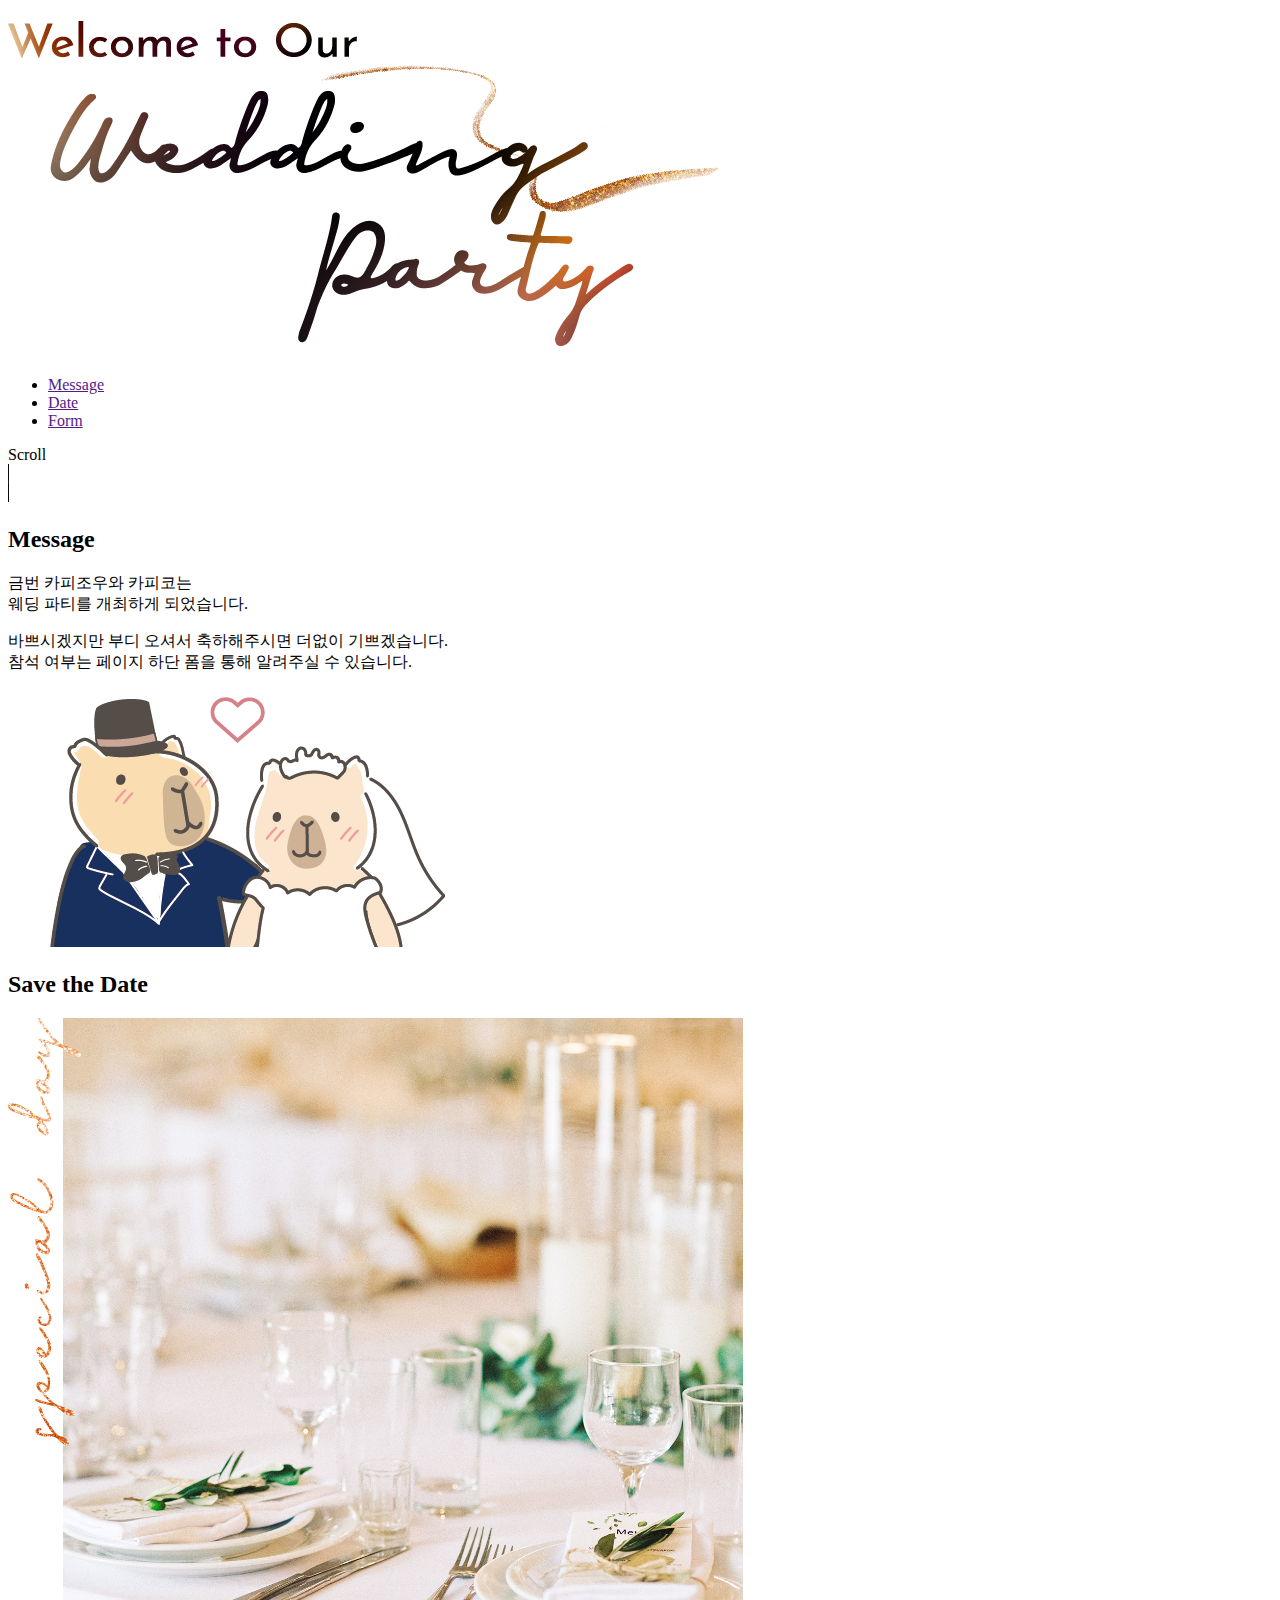
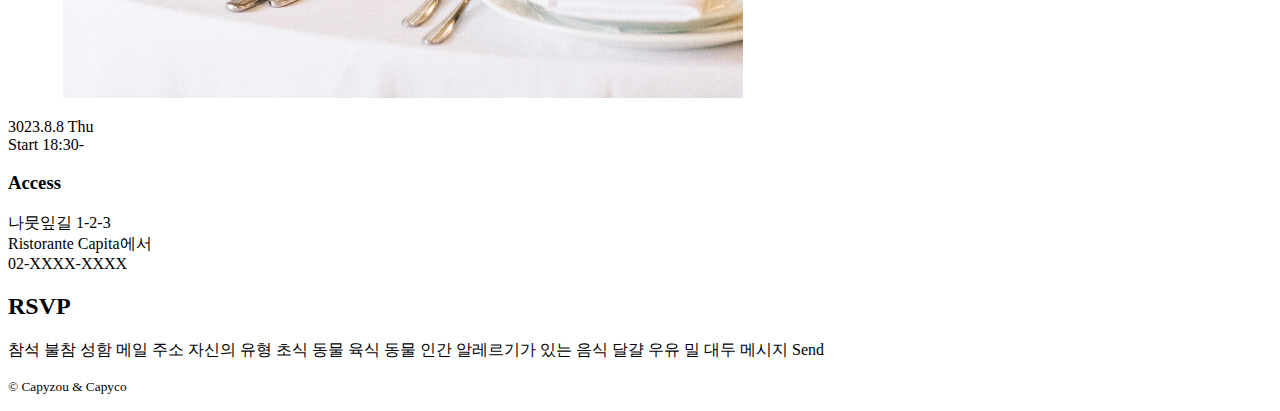
<file: 07장/작업/index.html>
<!DOCTYPE html>
<html lang="ko">
  <head>
    <meta charset="UTF-8">
    <title>Wedding Party Invitation</title>
  </head>
  <body>
    <header>
      <h1>
        <img src="images/hero_text.png" alt="Welcome to Our Wedding Party">
      </h1>
      <nav>
        <ul>
          <li><a href="">Message</a></li>
          <li><a href="">Date</a></li>
          <li><a href="">Form</a></li>
        </ul>
      </nav>
      <p>Scroll<br><img src="images/bar.png" alt=""></p>
    </header>
    <main>
      <section>
        <h2>Message</h2>
        <p>
          금번 카피조우와 카피코는<br>
          웨딩 파티를 개최하게 되었습니다.<br>
        </p>
        <p>
          바쁘시겠지만 부디 오셔서 축하해주시면 더없이 기쁘겠습니다.<br>
          참석 여부는 페이지 하단 폼을 통해 알려주실 수 있습니다.<br>
        </p>
        <p><img src="images/message_img.png" alt="카피조우와 카피코"></p>
      </section>
      <section>
        <h2>Save the Date</h2>
        <p><img src="images/date_img.jpg" alt=""></p>
        <p>
          3023.8.8 Thu<br>
          Start 18:30-
        </p>
        <section>
          <h3>Access</h3>
          <p>
            나뭇잎길 1-2-3<br>
            Ristorante Capita에서<br>
            02-XXXX-XXXX<br>
          </p>
        </section>
      </section>
      <section>
        <h2>RSVP</h2>
        참석 불참
        성함
        메일 주소
        자신의 유형 초식 동물 육식 동물 인간
        알레르기가 있는 음식 달걀 우유 밀 대두
        메시지
        Send
      </section>
    </main>
    <footer>
      <p><small>© Capyzou & Capyco</small></p>
    </footer>
  </body>
</html>
</file>
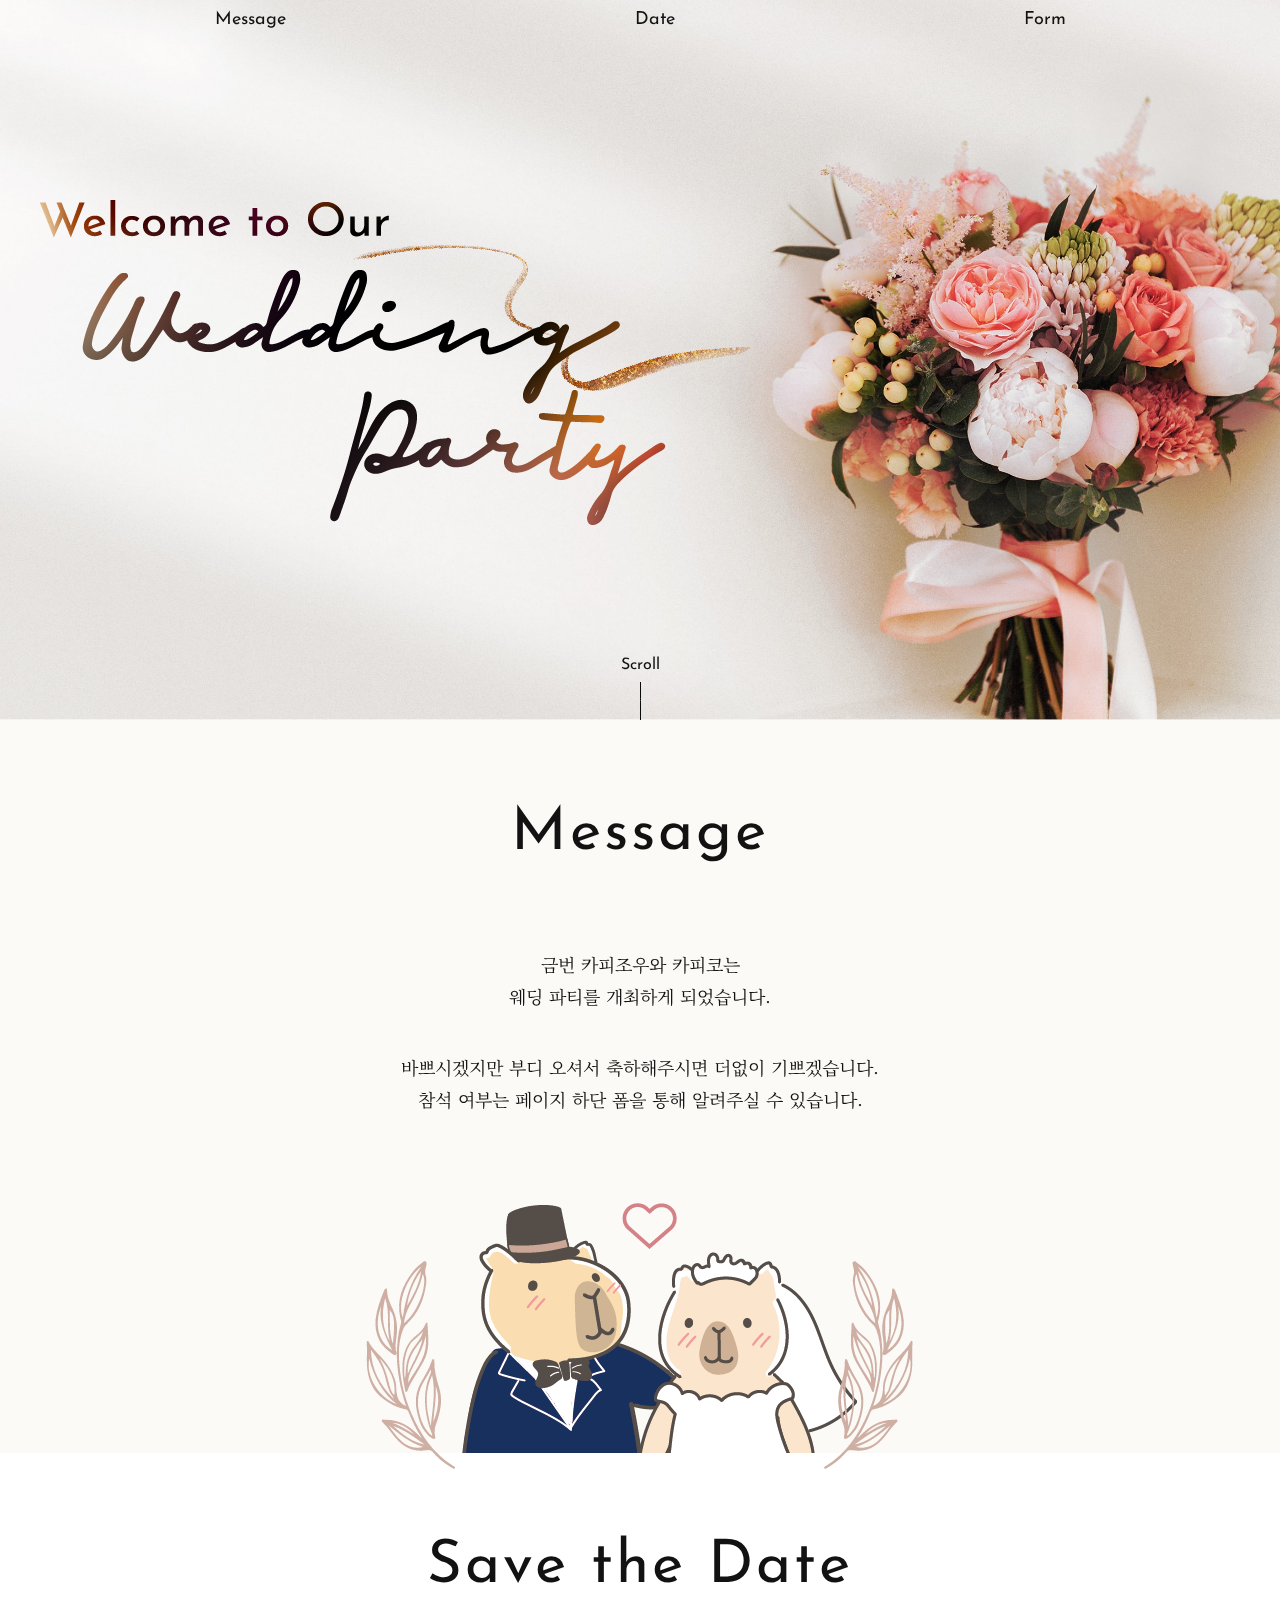
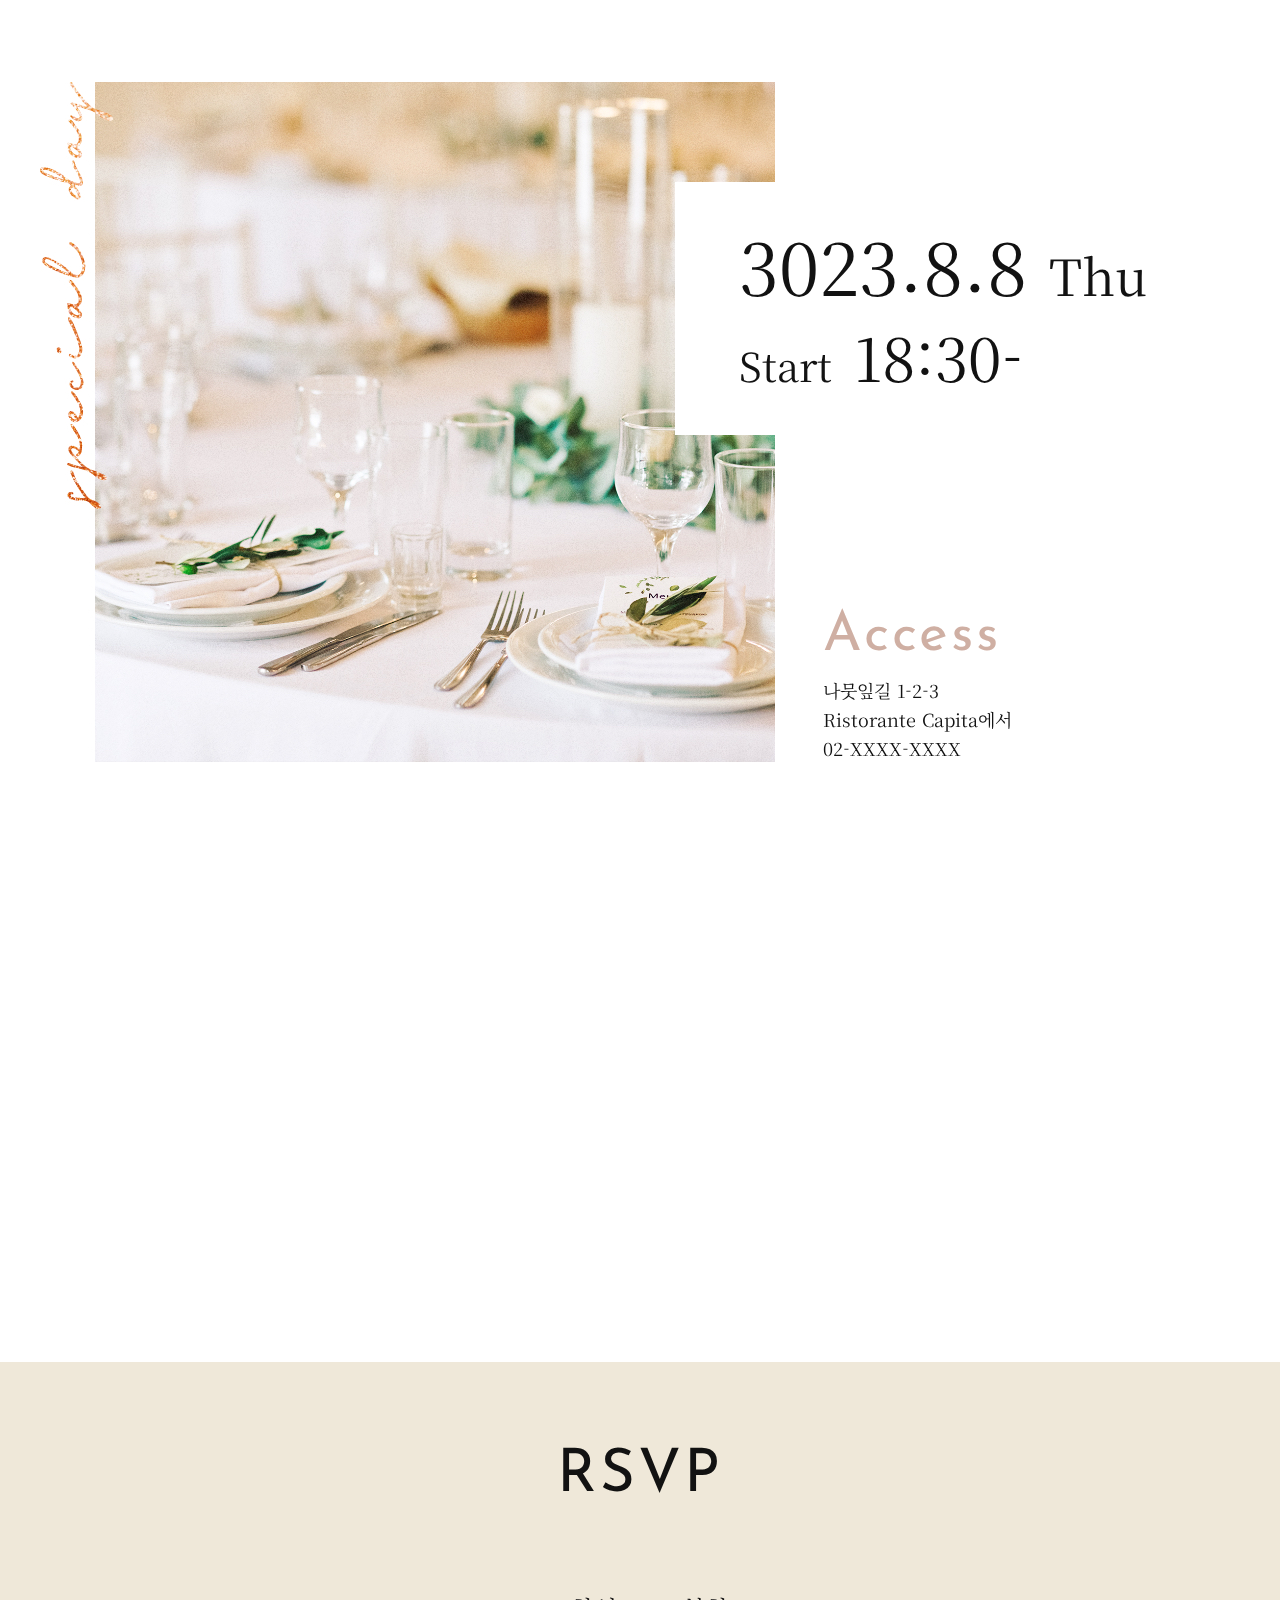
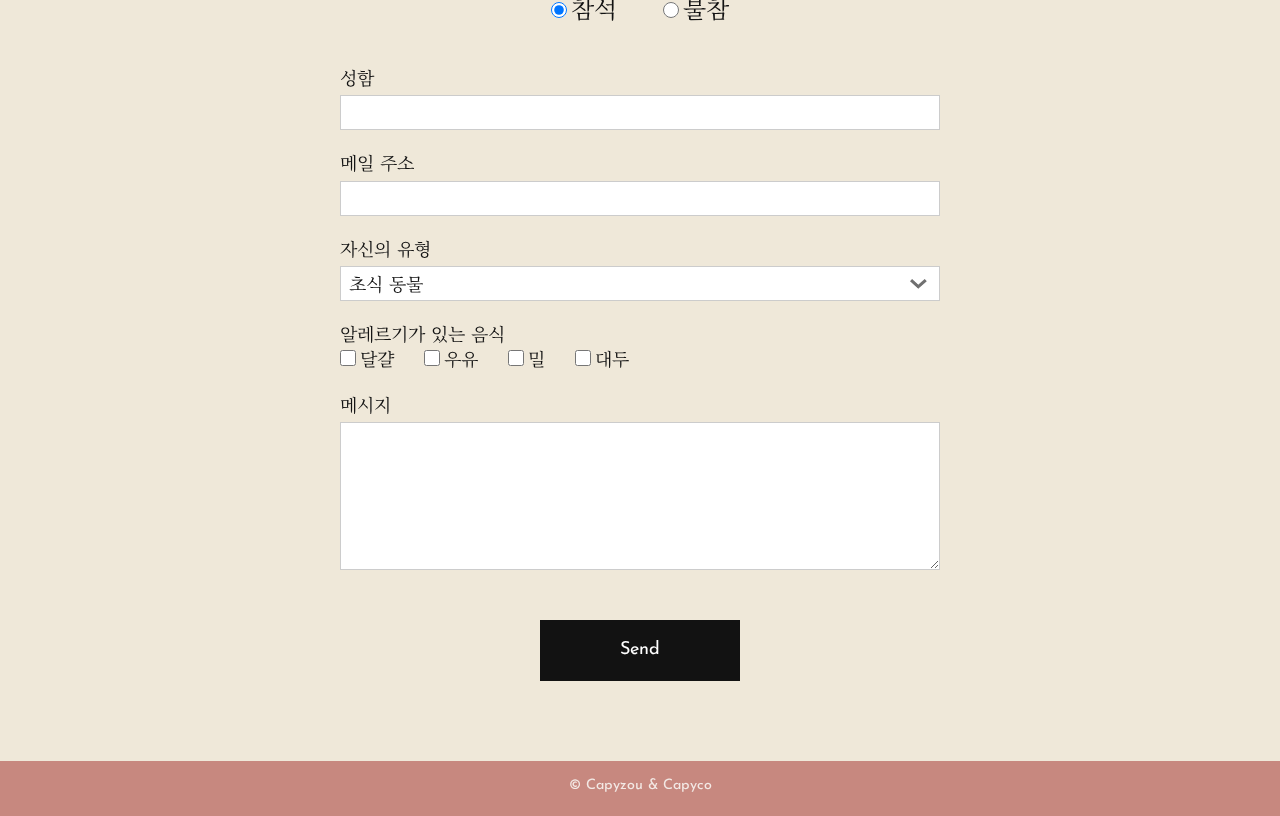
<file: 08장/완성/index.html>
<!DOCTYPE html>
<html lang="ko">
  <head>
    <meta charset="UTF-8">
    <link rel="stylesheet" href="css/reset.css">
    <link rel="preconnect" href="https://fonts.googleapis.com">
    <link rel="preconnect" href="https://fonts.gstatic.com" crossorigin>
    <link href="https://fonts.googleapis.com/css2?family=Josefin+Sans&family=Noto+Serif+KR&display=swap" rel="stylesheet">
    <link rel="stylesheet" href="css/style.css">
    <title>Wedding Party Invitation</title>
  </head>
  <body>
    <header>
      <div class="innerWrap">
        <h1>
          <img src="images/hero_text.png" alt="Welcome to Our Wedding Party">
        </h1>
        <nav>
          <ul class="ffJosefin">
            <li><a href="#msgArea">Message</a></li>
            <li><a href="#dateArea">Date</a></li>
            <li><a href="#formArea">Form</a></li>
          </ul>
        </nav>
        <p class="scroll ffJosefin">Scroll<br><img src="images/bar.png" alt=""></p>
      </div>
    </header>
    <main>
      <section class="msgSec" id="msgArea">
        <div class="innerWrap">
          <h2 class="ffJosefin">Message</h2>
          <p>
            금번 카피조우와 카피코는<br>
            웨딩 파티를 개최하게 되었습니다.<br>
          </p>
          <p>
            바쁘시겠지만 부디 오셔서 축하해주시면 더없이 기쁘겠습니다.<br>
            참석 여부는 페이지 하단 폼을 통해 알려주실 수 있습니다.<br>
          </p>
          <p class="illust"><img src="images/message_img.png" alt="카피조우와 카피코"></p>
        </div>
      </section>
      <section class="dateSec" id="dateArea">
        <div class="innerWrap">
          <h2 class="ffJosefin">Save the Date</h2>
          <div class="layoutWrap">
            <p><img src="images/date_img.jpg" alt=""></p>
            <div>
              <p class="dateDetailSec">
                3023.8.8 <span class="word1">Thu</span><br>
                <span class="word2">Start</span> <span class="word3">18:30-</span>
              </p>
              <section class="accessSec">
                <h3 class="ffJosefin">Access</h3>
                <p>
                  나뭇잎길 1-2-3<br>
                  Ristorante Capita에서<br>
                  02-XXXX-XXXX<br>
                </p>
              </section>
            </div>
          </div>
        </div>
      </section>
      <section class="formSec" id="formArea">
        <div class="innerWrap">
          <h2 class="ffJosefin">RSVP</h2>
          <form action="" method="">
            <p class="attendRadio">
              <label><input type="radio" name="attend" value="참석" checked="checked">참석</label>
              <label><input type="radio" name="attend" value="불참">불참</label>
            </p>
            <p>
              성함<input type="text" name="user_name">
            </p>
            <p>
              메일 주소<input type="email" name="user_mail">
            </p>
            <p>
              자신의 유형
              <select name="user_type">
                <option value="초식 동물">초식 동물</option>
                <option value="육식 동물">육식 동물</option>
                <option value="인간">인간</option>
              </select>
            </p>
            <p class="allergyCheck">
              알레르기가 있는 음식<br>
              <label><input type="checkbox" name="allergy" value="달걀">달걀</label>
              <label><input type="checkbox" name="allergy" value="우유">우유</label>
              <label><input type="checkbox" name="allergy" value="밀">밀</label>
              <label><input type="checkbox" name="allergy" value="대두">대두</label>
            </p>
            <p>
              메시지
              <textarea name="message"></textarea>
            </p>
            <p class="submitBtn">
              <input type="submit" value="Send" class="ffJosefin">
            </p>
          </form>
        </div>
      </section>
    </main>
    <footer class="ffJosefin">
      <p><small>© Capyzou & Capyco</small></p>
    </footer>
  </body>
</html>
</file>
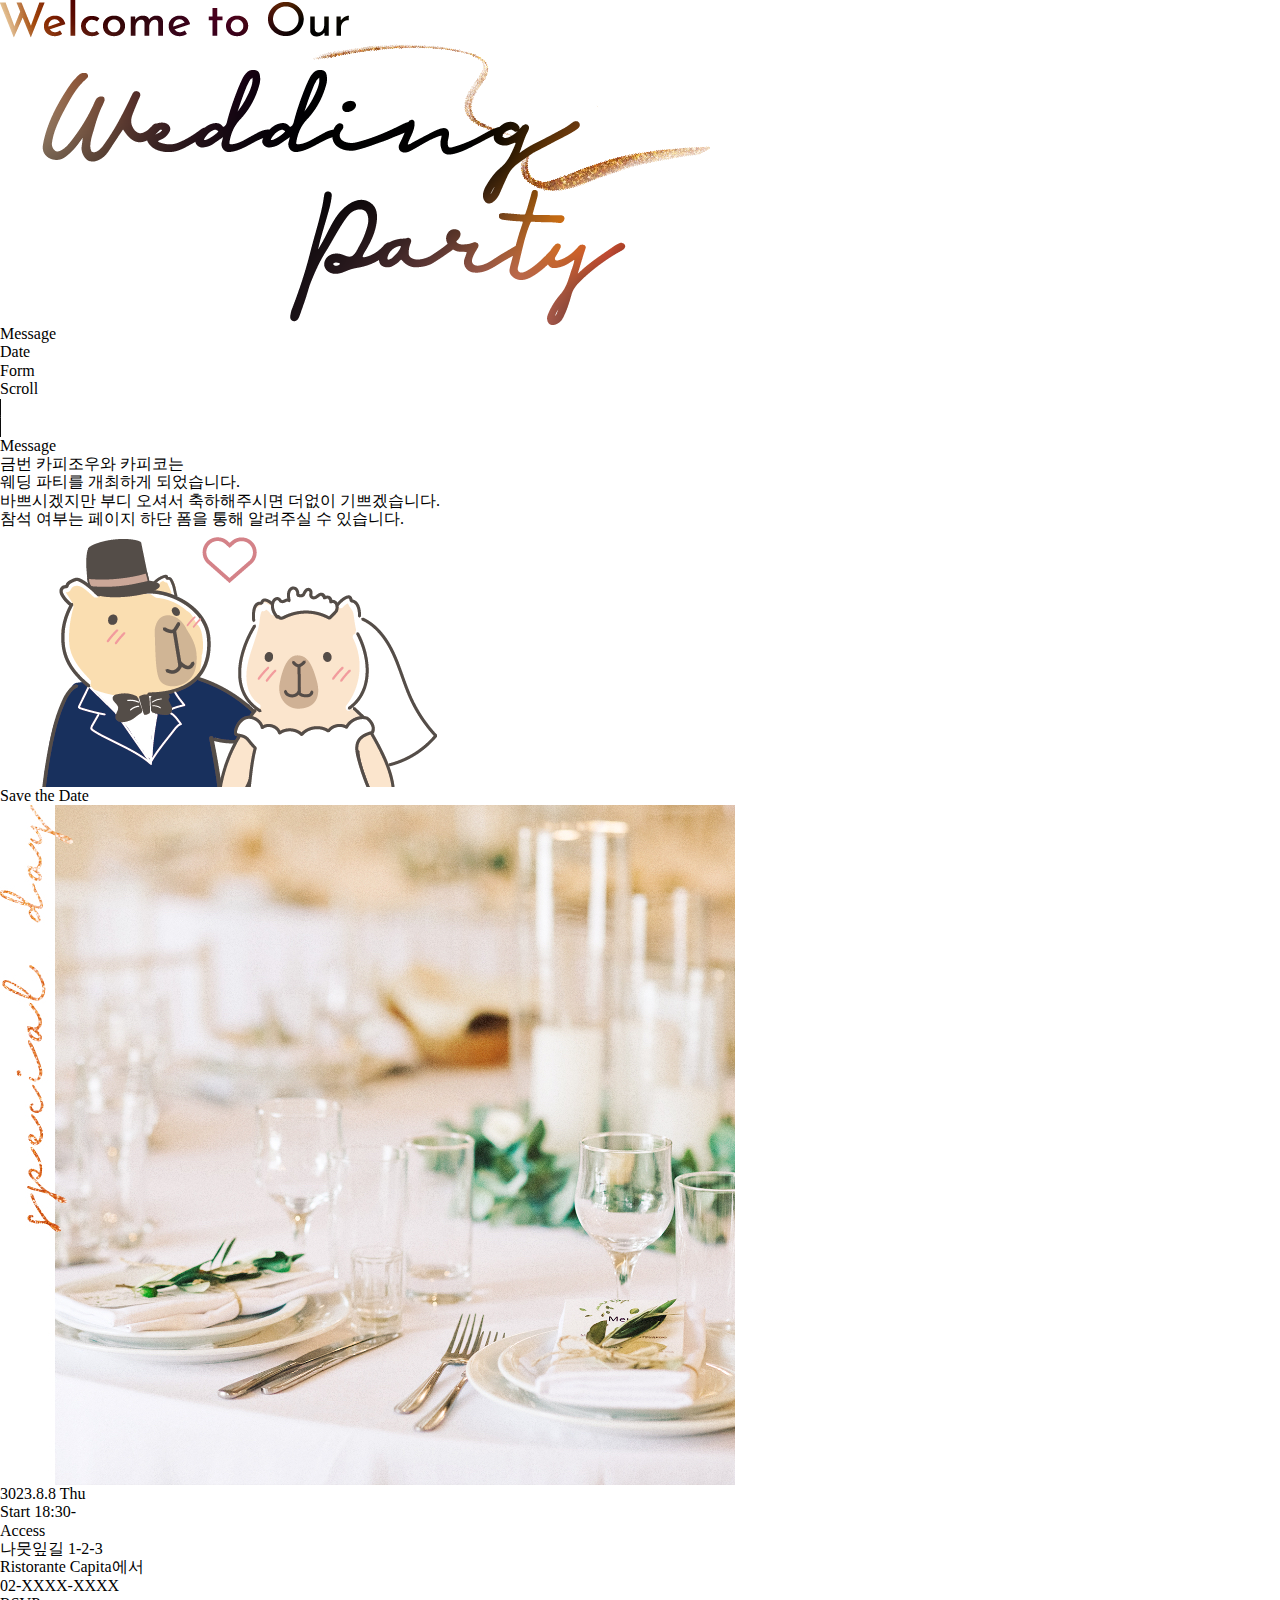
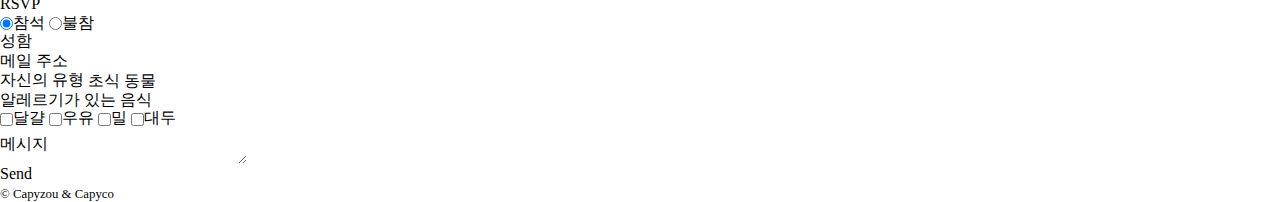
<file: 08장/작업/index.html>
<!DOCTYPE html>
<html lang="ko">
  <head>
    <meta charset="UTF-8">
    <link rel="stylesheet" href="css/reset.css">
    <link rel="preconnect" href="https://fonts.googleapis.com">
    <link rel="preconnect" href="https://fonts.gstatic.com" crossorigin>
    <link href="https://fonts.googleapis.com/css2?family=Josefin+Sans&family=Noto+Serif+KR&display=swap" rel="stylesheet">
    <link rel="stylesheet" href="css/style.css">
    <title>Wedding Party Invitation</title>
  </head>
  <body>
    <header>
      <h1>
        <img src="images/hero_text.png" alt="Welcome to Our Wedding Party">
      </h1>
      <nav>
        <ul class="ffJosefin">
          <li><a href="#msgArea">Message</a></li>
          <li><a href="#dateArea">Date</a></li>
          <li><a href="#formArea">Form</a></li>
        </ul>
      </nav>
      <p class="scroll ffJosefin">Scroll<br><img src="images/bar.png" alt=""></p>
    </header>
    <main>
      <section class="msgSec" id="msgArea">
        <h2 class="ffJosefin">Message</h2>
        <p>
          금번 카피조우와 카피코는<br>
          웨딩 파티를 개최하게 되었습니다.<br>
        </p>
        <p>
          바쁘시겠지만 부디 오셔서 축하해주시면 더없이 기쁘겠습니다.<br>
          참석 여부는 페이지 하단 폼을 통해 알려주실 수 있습니다.<br>
        </p>
        <p class="illust"><img src="images/message_img.png" alt="카피조우와 카피코"></p>
      </section>
      <section class="dateSec" id="dateArea">
        <h2 class="ffJosefin">Save the Date</h2>
        <p><img src="images/date_img.jpg" alt=""></p>
        <p class="dateDetailSec">
          3023.8.8 Thu<br>
          Start 18:30-
        </p>
        <section class="accessSec">
          <h3 class="ffJosefin">Access</h3>
          <p>
            나뭇잎길 1-2-3<br>
            Ristorante Capita에서<br>
            02-XXXX-XXXX<br>
          </p>
        </section>
      </section>
      <section class="formSec" id="formArea">
        <h2 class="ffJosefin">RSVP</h2>
        <form action="" method="">
          <p class="attendRadio">
            <label><input type="radio" name="attend" value="참석" checked="checked">참석</label>
            <label><input type="radio" name="attend" value="불참">불참</label>
          </p>
          <p>
            성함<input type="text" name="user_name">
          </p>
          <p>
            메일 주소<input type="email" name="user_mail">
          </p>
          <p>
            자신의 유형
            <select name="user_type">
              <option value="초식 동물">초식 동물</option>
              <option value="육식 동물">육식 동물</option>
              <option value="인간">인간</option>
            </select>
          </p>
          <p class="allergyCheck">
            알레르기가 있는 음식<br>
            <label><input type="checkbox" name="allergy" value="달걀">달걀</label>
            <label><input type="checkbox" name="allergy" value="우유">우유</label>
            <label><input type="checkbox" name="allergy" value="밀">밀</label>
            <label><input type="checkbox" name="allergy" value="대두">대두</label>
          </p>
          <p>
            메시지
            <textarea name="message"></textarea>
          </p>
          <p class="submitBtn">
            <input type="submit" value="Send" class="ffJosefin">
          </p>
        </form>
      </section>
    </main>
    <footer class="ffJosefin">
      <p><small>© Capyzou & Capyco</small></p>
    </footer>
  </body>
</html>
</file>
<file: 03장/완성/css/style.css>
@charset "UTF-8";

body {
  background-color: pink;
}
</file>
<file: 06장/완성/css/style.css>
@charset "utf-8";

body {
  background-image: url(../images/bg.png);
  font-size: 16px;
  font-family: 'arial','Apple SD Gothic Neo','NanumGothic',sans-serif;
  color: #333333;
}
header {
  width: 1240px;
  margin: 0 auto 44px;
}
h1 {
  text-align: center;
  padding: 20px 0px 16px;
}
header nav ul {
  display: flex;
  justify-content: center;
  border-top: 2px solid #7c5d48;
  border-bottom: 2px solid #7c5d48;
  background-color: rgba(255,255,255,0.42);
  padding: 12px 0px 10px;
}
header nav ul li {
  margin: 0 20px;
}
header nav ul li a {
  font-size: 22px;
  font-weight: bold;
  color: #7c5d48;
}
header nav ul li a:hover {
  text-decoration: underline double;
}
div {
  width: 1240px;
  margin: 0 auto 50px;
  display: flex;
  justify-content: space-between;
}
main {
  flex-basis: 920px;
  background-color: #ffffff;
  border-radius: 16px;
  padding: 62px 72px 32px 72px;
  box-shadow: 0px 0px 8px rgba(0,0,0,0.16);
}
aside {
  flex-basis: 284px;
}
aside nav {
  border-radius: 16px;
  background-color: #ffffff;
  box-shadow: 0px 0px 8px rgba(0,0,0,0.16);
  padding: 24px 28px;
  margin-bottom: 24px;
}
aside nav h2 {
  margin-bottom: 18px;
  font-size: 22px;
  font-weight: bold;
  color: #7c5d48;
}
aside nav ul {
  font-size: 14px;
}
.categoryNav ul li {
  list-style-type: square;
  color: #7c5d48;
  margin: 0 0 16px 20px;
}
.categoryNav ul li a {
  color: #333333;
}
.recentNav ul li {
  border-bottom: 1px solid #7c5d48;
  padding-bottom: 10px;
  margin-bottom: 22px;
}
.recentNav ul {
  height: 240px;
  overflow: hidden scroll;
}
article h2 {
  font-size: 40px;
  font-weight: 500;
  margin-bottom: 8px;
}
time {
  background-color: #91c777;
  border-radius: 0px 22px 22px 22px;
  font-size: 18px;
  font-weight: bold;
  color: #ffffff;
  padding: 11px 23px 10px 18px;
  display: inline-block;
}
.postdate {
  margin-bottom: 26px;
}
.eyecatch {
  margin-bottom: 26px;
}
article h3 {
  border-bottom: 2px solid #6ab547;
  margin-bottom: 20px;
  font-size: 28px;
  font-weight: 600;
  background-image: url(../images/h2_icon.png);
  background-repeat: no-repeat;
  background-position: left bottom;
  padding: 20px 10px 10px 48px;
}
article section p {
  line-height: 1.6;
  margin-bottom: 24px;
}
article section {
  margin-bottom: 50px;
}
footer {
  background-color: #523f2e;
  color: #ffffff;
  text-align: center;
  padding: 14px 10px 20px;
}
</file>
<file: 06장/작업/css/style.css>
@charset "utf-8";
</file>
<file: 08장/완성/css/style.css>
@charset "utf-8";
body {
  font-family: 'Noto Serif KR', serif;
  font-size: 18px;
  color: #121212;
}
.ffJosefin {
  font-family: 'Josefin Sans',sans-serif;
}
.innerWrap {
  width: 1240px;
  margin: 0 auto;
  padding: 80px 20px 0;
}
main h2 {
  text-align: center;
  font-size: 60px;
  letter-spacing: .05em;
  margin-bottom: 80px;
}
header {
  background: url(../images/hero.jpg) no-repeat right center/cover;
}
header .innerWrap {
  height: 720px;
  position: relative;
}
header h1 {
  padding-top: 120px;
}
header .scroll {
  position: absolute;
  left: 0;
  bottom: 0;
  width: 100%;
  text-align: center;
  font-size: 16px;
}
header .scroll img {
  margin-top: 8px;
}
header nav {
  position: fixed;
  top: 0;
  left: 0;
  width: 100%;
  z-index: 100;
}
header nav ul {
  display: flex;
  justify-content: space-around;
  width: 1240px;
  margin: 0 auto;
  padding: 10px 20px;
}
header nav ul li a:hover {
  text-decoration: underline;
}
.msgSec {
  background-color: #fbfaf7;
}
.msgSec p {
  text-align: center;
  line-height: 1.75;
  margin-bottom: 40px;
}
.msgSec p.illust {
  margin-top: 80px;
  margin-bottom: 0;
  position: relative;
}
.msgSec p.illust::before {
  content: url(../images/deco_left.png);
  position: absolute;
  left: 320px;
  bottom: -30px;
}
.msgSec p.illust::after {
  content: url(../images/deco_right.png);
  position: absolute;
  right: 320px;
  bottom: -30px;
}
.dateSec {
  background-color: #ffffff;
  padding-bottom: 120px;
}
.dateSec .layoutWrap {
  display: flex;
}
.dateSec .layoutWrap > p {
  flex-basis: 735px;
}
.dateSec .layoutWrap > div {
  flex-basis: 465px;
  padding-top: 100px;
}
.dateSec .dateDetailSec {
  font-size: 72px;
  margin: 0 0 170px -100px;
  background-color: #ffffff;
  padding: 40px 64px;
  line-height: 1.2;
}
.word1 {font-size: 50px;}
.word2 {font-size: 40px;}
.word3 {font-size: 60px;}
.accessSec {
  margin-left: 48px;
}
.accessSec h3 {
  color: #cfafa3;
  font-size: 55px;
  letter-spacing: .05em;
  margin-bottom: 8px;
}
.accessSec p {
  line-height: 1.6;
}
.formSec {
  background-color: #efe8d9;
  padding-bottom: 60px;
}
form {
  width: 600px;
  margin: 0 auto;
}
input[type="text"],
input[type="email"],
select,
textarea {
  border: 1px solid #cccccc;
  background-color: #ffffff;
  width: 100%;
  margin-top: 5px;
  padding: 4px 8px;
}
input[type="radio"],
input[type="checkbox"] {
  width: 16px;
  height: 16px;
  vertical-align: baseline;
  margin-right: 4px;
}
.attendRadio {
  text-align: center;
  margin-bottom: 40px;
}
.attendRadio label {
  margin: 0 20px;
  font-size: 24px;
}
.allergyCheck label {
  margin-right: 24px;
}
select {
  background: #ffffff url(../images/arrow.png) no-repeat 98% 50%/17px 10px;
}
textarea {
  height: 148px;
  margin-bottom: 30px;
}
form > p {
  line-height: 1.4;
  margin-bottom: 20px;
}
.submitBtn {
  text-align: center;
}
input[type="submit"] {
  background-color: #121212;
  color: #ffffff;
  padding: 18px 80px;
}
footer {
  background-color: #c7887f;
  color: #f3e9e5;
  padding: 14px 10px 20px;
  text-align: center;
}
.dateSec {
  margin-bottom: 480px;
}
.dateSec::after {
  content: "";
  position: fixed;
  left: 0;
  top: 0;
  width: 100%;
  height: 100%;
  background: url(../images/bg.jpg) no-repeat center/cover;
  z-index: -1;
}
</file>
<file: 08장/작업/css/style.css>
@charset "utf-8";
</file>
